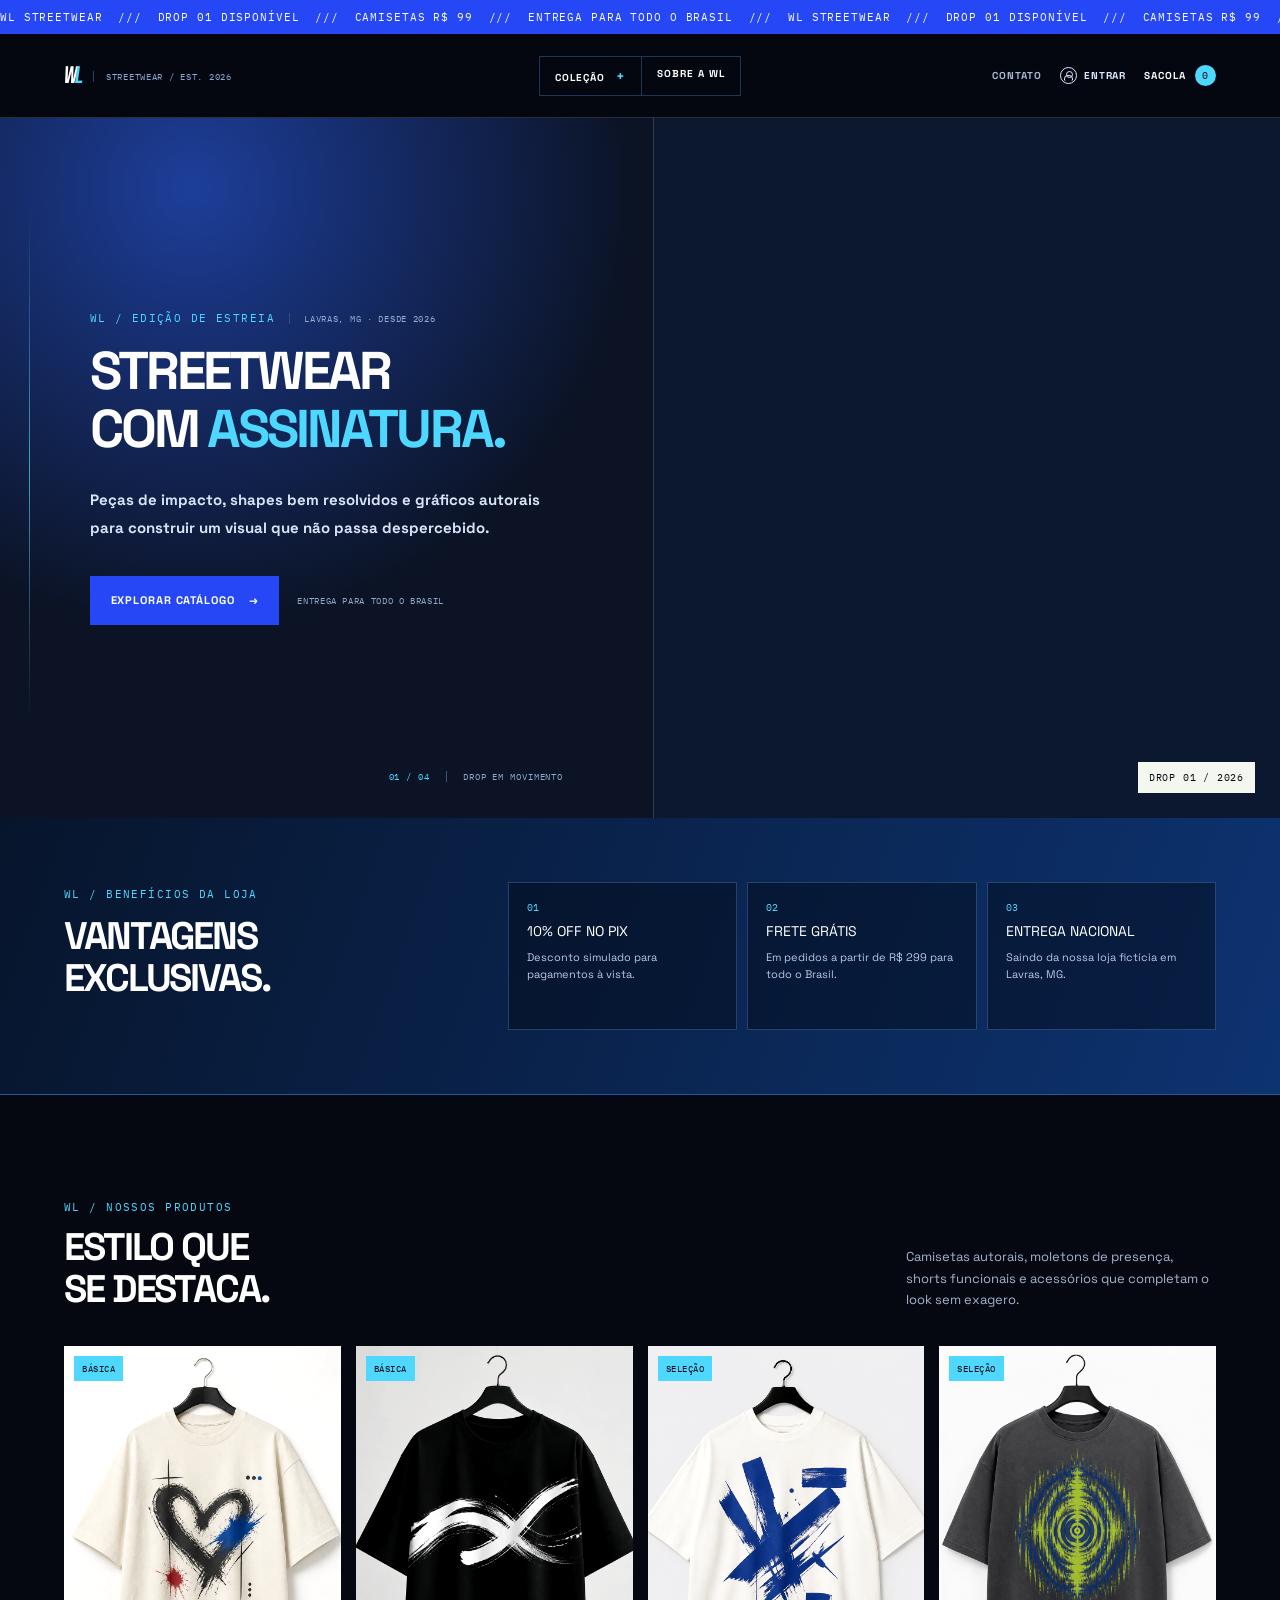
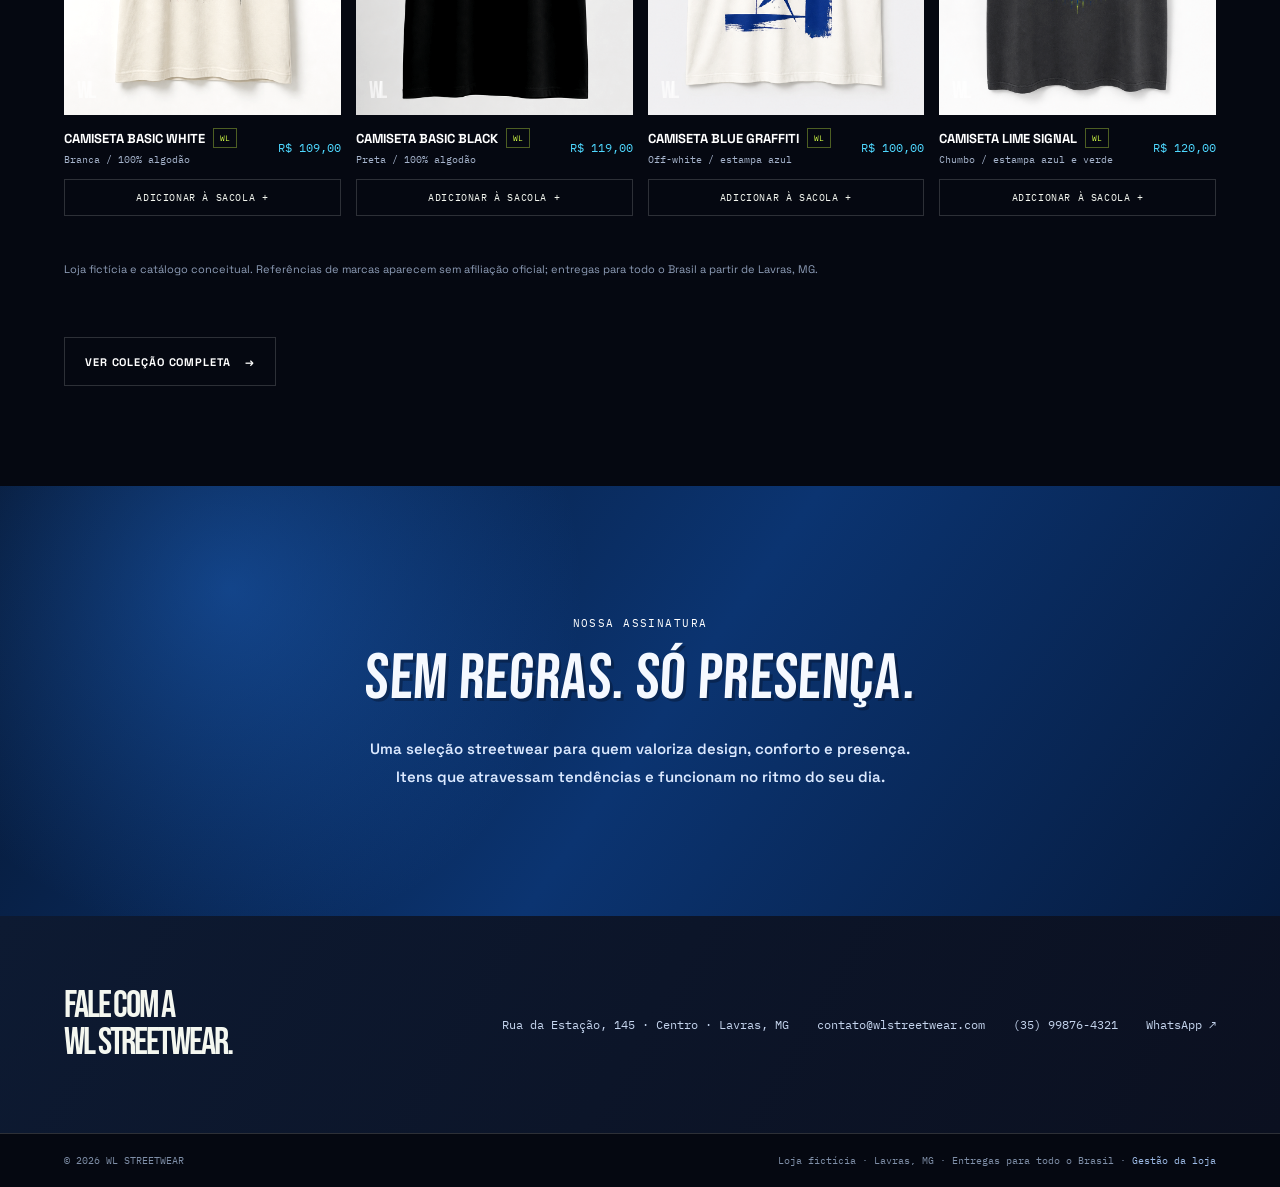
<file: index.html>
<!doctype html>
<html lang="pt-BR">
<head>
  <meta charset="UTF-8">
  <meta name="viewport" content="width=device-width, initial-scale=1.0">
  <meta name="theme-color" content="#05070e">
  <title>WL Streetwear — Drop 01</title>
  <link rel="preconnect" href="https://fonts.googleapis.com">
  <link rel="preconnect" href="https://fonts.gstatic.com" crossorigin>
  <link href="https://fonts.googleapis.com/css2?family=Bebas+Neue&family=IBM+Plex+Mono:wght@400;500;600&family=Space+Grotesk:wght@400;500;600;700&display=swap" rel="stylesheet">
  <link rel="stylesheet" href="assets/styles.css?v=20260814b">
</head>
<body>
  <div class="ticker" aria-hidden="true"><div class="ticker-track">WL STREETWEAR &nbsp;///&nbsp; DROP 01 DISPONÍVEL &nbsp;///&nbsp; CAMISETAS R$ 99 &nbsp;///&nbsp; ENTREGA PARA TODO O BRASIL &nbsp;///&nbsp; WL STREETWEAR &nbsp;///&nbsp; DROP 01 DISPONÍVEL &nbsp;///&nbsp; CAMISETAS R$ 99 &nbsp;///&nbsp; ENTREGA PARA TODO O BRASIL &nbsp;///&nbsp;</div></div>
  <nav class="editorial-nav">
    <a class="logo" href="index.html" aria-label="WL Streetwear">W<span>L</span><small>STREETWEAR / EST. 2026</small></a>
    <div class="nav-links"><div class="collection-menu"><button class="collection-toggle" type="button" data-collection-toggle aria-expanded="false">Coleção <span>+</span></button><div class="collection-dropdown"><a href="colecao.html">Ver coleção</a><a href="colecao.html?categoria=camisetas">Camisetas</a><a href="colecao.html?categoria=blusas">Moletons</a><a href="colecao.html?categoria=shorts">Shorts</a><a href="colecao.html?categoria=bones">Bonés</a><a href="colecao.html?categoria=oculos">Óculos</a></div></div><a href="#manifesto">Sobre a WL</a></div>
    <div class="nav-actions"><a class="nav-contact" href="#contato">Contato</a><button class="account-trigger" type="button" data-open-account aria-label="Entrar na sua conta"><span class="account-symbol" aria-hidden="true"></span><span data-account-label>Entrar</span></button><button class="cart-trigger" type="button" data-open-cart>Sacola <span id="cartCount">0</span></button></div>
  </nav>
  <main>
    <section class="hero">
      <div class="hero-copy"><div class="hero-kicker"><span class="label">WL / edição de estreia</span><span>Lavras, MG · desde 2026</span></div><h1>Streetwear<br>com <em>assinatura.</em></h1><p>Peças de impacto, shapes bem resolvidos e gráficos autorais para construir um visual que não passa despercebido.</p><div class="hero-actions"><a class="button" href="colecao.html">Explorar catálogo <span>→</span></a><span>Entrega para todo o Brasil</span></div><div class="hero-index"><span>01 / 04</span><span>Drop em movimento</span></div></div>
      <div class="hero-visual" role="img" aria-label="Camiseta streetwear em destaque"></div>
    </section>
    <section class="promo-section" aria-labelledby="promocoes"><div><span class="label">WL / benefícios da loja</span><h2 id="promocoes">Vantagens<br>exclusivas.</h2></div><div class="promo-grid"><article><span>01</span><strong>10% OFF no PIX</strong><p>Desconto simulado para pagamentos à vista.</p></article><article><span>02</span><strong>Frete grátis</strong><p>Em pedidos a partir de R$ 299 para todo o Brasil.</p></article><article><span>03</span><strong>Entrega nacional</strong><p>Saindo da nossa loja fictícia em Lavras, MG.</p></article></div></section>
    <section class="section">
      <div class="section-heading"><div><span class="label">WL / nossos produtos</span><h2>Estilo que<br>se destaca.</h2></div><p class="section-copy">Camisetas autorais, moletons de presença, shorts funcionais e acessórios que completam o look sem exagero.</p></div>
      <div class="product-grid" data-product-grid data-category="camisetas" data-limit="4"></div>
      <p class="catalog-disclaimer">Loja fictícia e catálogo conceitual. Referências de marcas aparecem sem afiliação oficial; entregas para todo o Brasil a partir de Lavras, MG.</p>
      <a class="button outline section-link" href="colecao.html">Ver coleção completa <span>→</span></a>
    </section>
    <section class="statement" id="manifesto"><div class="statement-inner"><span class="label" style="color:white">Nossa assinatura</span><h2>Sem regras. Só presença.</h2><p>Uma curadoria streetwear para quem valoriza design, conforto e presença. Itens que atravessam tendências e funcionam no ritmo do seu dia.</p></div></section>
    <section class="contact" id="contato"><h3>Fale com a<br>WL Streetwear.</h3><div class="contact-details"><span>Rua da Estação, 145 · Centro · Lavras, MG</span><a href="mailto:contato@wlstreetwear.com">contato@wlstreetwear.com</a><a href="tel:+5535998764321">(35) 99876-4321</a><a href="https://wa.me/5535998764321" target="_blank" rel="noopener">WhatsApp ↗</a></div></section>
  </main>
  <footer><span>© 2026 WL STREETWEAR</span><span>Loja fictícia · Lavras, MG · Entregas para todo o Brasil · <a href="gerencia.html">Gestão da loja</a></span></footer>

  <section class="drawer" id="cartDrawer" aria-hidden="true"><div class="backdrop" data-close-cart></div><aside class="cart-panel" role="dialog" aria-modal="true" aria-label="Sua sacola"><div class="panel-heading"><h3>Sua sacola</h3><button class="icon-button" type="button" data-close-cart aria-label="Fechar sacola">×</button></div><div class="cart-items" data-cart-items><p class="empty-cart">Sua sacola está vazia.</p></div><div class="cart-total"><span>Total</span><strong data-cart-total>R$ 0,00</strong></div><button class="button" type="button" data-open-checkout>Ir para checkout <span>→</span></button></aside></section>
  <section class="checkout-modal" id="checkoutModal" aria-hidden="true"><div class="backdrop" data-close-checkout></div><div class="checkout-box" role="dialog" aria-modal="true" aria-label="Checkout"><div class="panel-heading"><h3>Checkout</h3><button class="icon-button" type="button" data-close-checkout aria-label="Fechar checkout">×</button></div><div class="checkout-summary" id="checkoutSummary">Seu pedido aparecerá aqui.</div><form id="checkoutForm"><div class="form-grid"><div class="field full"><label for="name">Nome completo</label><input id="name" required placeholder="Seu nome"></div><div class="field full"><label for="email">E-mail</label><input id="email" type="email" required placeholder="voce@email.com"></div><div class="field full"><label for="address">Endereço de entrega</label><input id="address" required placeholder="Rua, número e bairro"></div><div class="field"><label for="city">Cidade</label><input id="city" required placeholder="São Paulo"></div><div class="field"><label for="zip">CEP</label><input id="zip" required inputmode="numeric" placeholder="00000-000"></div></div><p class="payment-title">Forma de pagamento</p><div class="payment-options"><label class="payment-option"><input type="radio" name="payment" value="Pix" checked>PIX (simulado)</label><label class="payment-option"><input type="radio" name="payment" value="Cartão">Cartão (simulado)</label></div><div class="checkout-actions"><button class="button" type="submit">Pagar agora <span>→</span></button><button class="button outline" type="button" data-send-whatsapp>WhatsApp ↗</button></div><p class="checkout-note">Checkout de demonstração: nenhum pagamento é processado. O botão WhatsApp abre uma mensagem com seu pedido para o número fictício da loja.</p></form></div></section>
  <script src="assets/runtime-config.js"></script><script src="assets/shop.js?v=20260814c"></script>
</body>
</html>
</file>
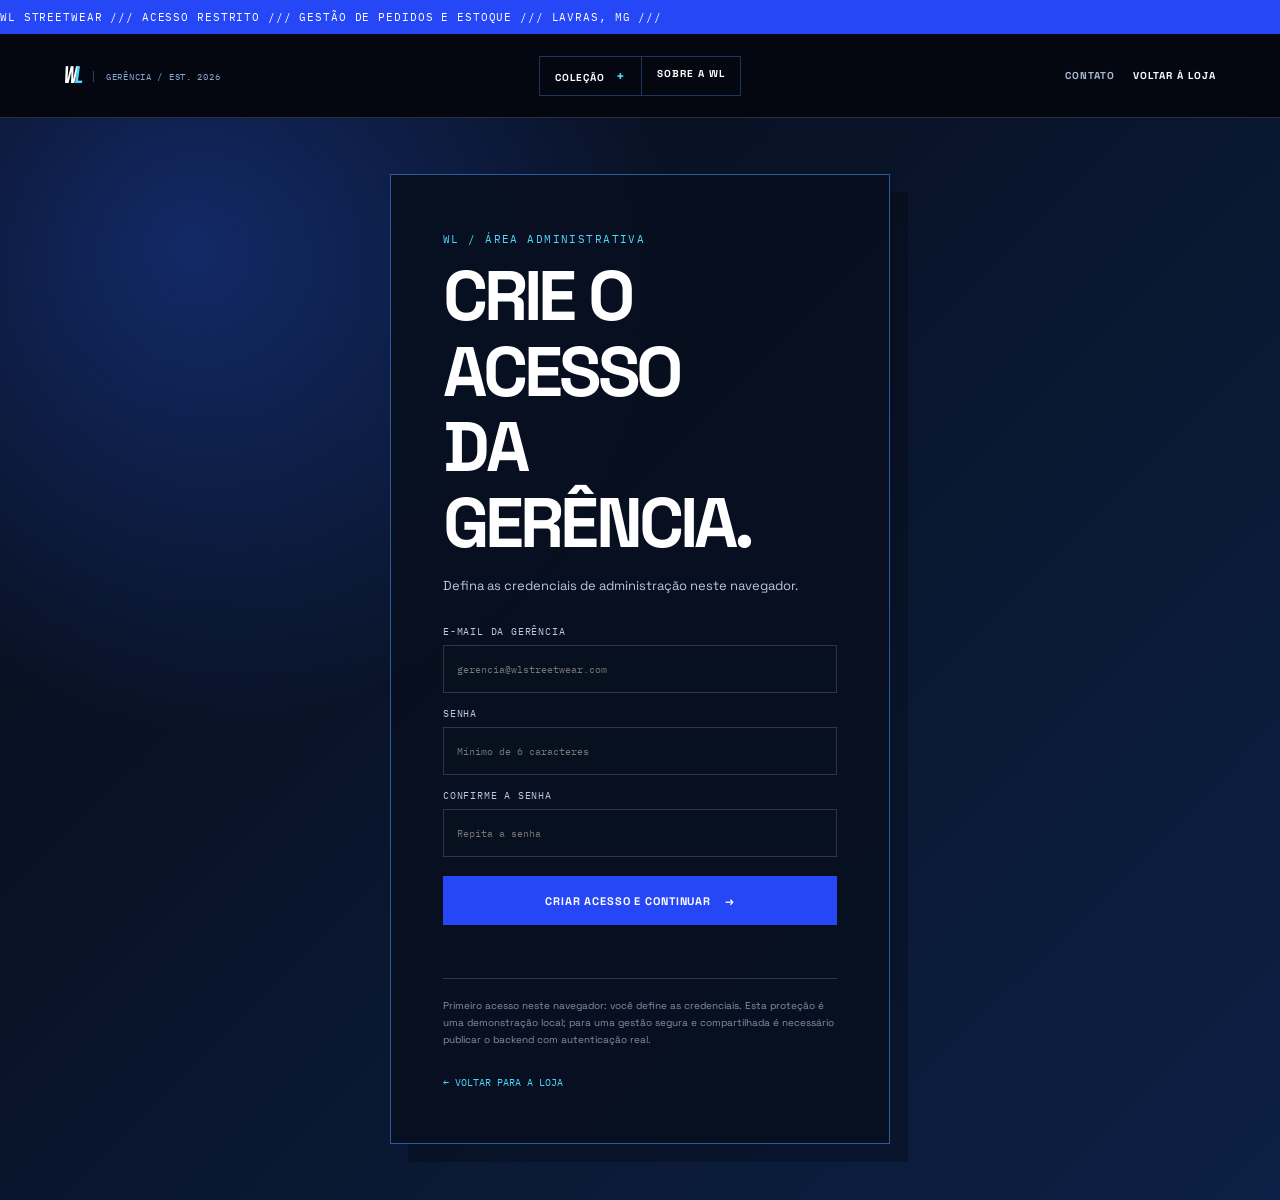
<file: admin.html>
<!doctype html>
<html lang="pt-BR">
<head>
  <script>try{if(localStorage.getItem('wl-streetwear-manager-session')!=='active')location.replace('gerencia.html')}catch{location.replace('gerencia.html')}</script>
  <meta charset="UTF-8">
  <meta name="viewport" content="width=device-width, initial-scale=1.0">
  <meta name="theme-color" content="#050811">
  <title>Gestão da loja — WL Streetwear</title>
  <link rel="preconnect" href="https://fonts.googleapis.com">
  <link rel="preconnect" href="https://fonts.gstatic.com" crossorigin>
  <link href="https://fonts.googleapis.com/css2?family=Bebas+Neue&family=IBM+Plex+Mono:wght@400;500;600&family=Space+Grotesk:wght@400;500;600;700&display=swap" rel="stylesheet">
  <link rel="stylesheet" href="assets/styles.css?v=20260814b">
  <script src="assets/runtime-config.js"></script>
  <style>
    .admin-wrap{max-width:1300px;margin:0 auto;padding:72px 28px 100px}.admin-nav>.label{justify-self:end;margin-left:42px}.admin-nav .nav-links{gap:5px;border:0}.admin-nav .nav-links a{padding:11px 19px;border:1px solid #254b7e;background:linear-gradient(135deg,#0d1930,#07101e);clip-path:polygon(9px 0,100% 0,calc(100% - 9px) 100%,0 100%)}.admin-nav .nav-links a+ a{border-left:0}.admin-nav .nav-links a:hover{background:#123b76}.admin-head{display:flex;justify-content:space-between;align-items:end;gap:24px;margin-bottom:34px}.admin-head h1{margin:0}.admin-kicker{color:var(--electric);font:600 11px/1.4 var(--font-mono);text-transform:uppercase;letter-spacing:.14em}.admin-actions{display:flex;gap:10px;flex-wrap:wrap}.admin-note{color:var(--muted);font-size:13px;line-height:1.7;max-width:630px}.admin-stats{display:grid;grid-template-columns:repeat(4,1fr);gap:14px;margin-bottom:34px}.admin-stat{min-height:140px;border:1px solid var(--line);background:linear-gradient(145deg,#111e37,#091429);padding:20px}.admin-stat strong{display:block;font:42px/1 var(--font-display);color:white;margin-top:9px;letter-spacing:.02em}.admin-stat strong.acid{color:var(--acid)}.admin-stat span{font:11px var(--font-mono);color:var(--muted);text-transform:uppercase;letter-spacing:.1em}.admin-grid{display:grid;grid-template-columns:minmax(0,1.35fr) minmax(330px,.65fr);gap:28px;align-items:start}.panel-head{display:flex;justify-content:space-between;gap:18px;align-items:end;margin-bottom:16px}.panel-head h2{margin:7px 0 0}.panel-copy{max-width:245px;margin:0;color:var(--muted);font-size:12px;line-height:1.55}.orders-list{display:grid;gap:13px}.order-card{display:grid;grid-template-columns:1fr 200px;gap:22px;border:1px solid var(--line);background:var(--surface);padding:20px}.order-main h3{margin:0 0 9px;color:white;font:25px var(--font-display);letter-spacing:.035em}.order-meta{color:var(--muted);font:11px/1.75 var(--font-mono)}.order-items{margin:13px 0 0;padding-top:12px;border-top:1px solid var(--line);color:#dce6f7;font-size:12px;line-height:1.75}.order-side{display:grid;align-content:start;justify-items:stretch;gap:10px}.order-side strong{color:var(--acid);font:26px var(--font-display);text-align:right}.status-select,.stock-input{width:100%;min-height:40px;padding:0 10px;color:white;background:#07101e;border:1px solid var(--line);font:11px var(--font-mono);text-transform:uppercase}.status-select:focus,.stock-input:focus{outline:0;border-color:var(--electric)}.status-save{width:100%;min-height:39px;padding:0 10px;background:#123d86;border:1px solid #3577d6;color:white;font:10px var(--font-mono);font-weight:700;letter-spacing:.05em;text-transform:uppercase;cursor:pointer}.status-save:hover{background:var(--blue)}.inventory-list{display:grid;gap:10px}.inventory-card{display:grid;grid-template-columns:64px 1fr;gap:12px;padding:11px;border:1px solid var(--line);background:var(--surface)}.inventory-card img{width:64px;height:74px;object-fit:cover;background:#eef2f6}.inventory-info h3{margin:0;color:white;font-size:13px;line-height:1.25}.inventory-info p{margin:5px 0 10px;color:var(--muted);font:9px var(--font-mono);text-transform:uppercase}.stock-control{display:grid;grid-template-columns:1fr auto;gap:8px}.stock-input{min-height:35px}.stock-save{min-height:35px;padding:0 9px;color:var(--electric);background:transparent;border:1px solid #24549a;font:9px var(--font-mono);cursor:pointer;text-transform:uppercase}.stock-save:hover{background:#12376e;color:white}.availability{display:flex;align-items:center;gap:7px;margin-top:9px;color:#bdcbe1;font:9px var(--font-mono);text-transform:uppercase;cursor:pointer}.availability input{accent-color:var(--electric)}.stock-low{border-color:#d5ff47}.stock-zero{opacity:.58}.admin-empty{padding:42px;border:1px dashed var(--line);color:var(--muted);text-align:center}.admin-feedback{position:fixed;right:20px;bottom:20px;z-index:30;max-width:340px;padding:14px 16px;background:#102b54;border:1px solid var(--electric);color:white;font-size:12px;box-shadow:8px 8px 0 rgba(0,0,0,.24)}
    @media(max-width:940px){.admin-stats{grid-template-columns:repeat(2,1fr)}.admin-grid{grid-template-columns:1fr}.inventory-list{grid-template-columns:repeat(2,1fr)}}
    @media(max-width:720px){.admin-wrap{padding:44px 18px 80px}.admin-head,.panel-head{display:block}.admin-actions{margin-top:18px}.admin-stats,.inventory-list{grid-template-columns:1fr}.order-card{grid-template-columns:1fr}.order-side strong{text-align:left}}
  </style>
</head>
<body>
  <div class="ticker" aria-hidden="true"><div class="ticker-track">WL STREETWEAR /// GESTÃO DA LOJA /// PEDIDOS E ESTOQUE /// LAVRAS, MG ///</div></div>
  <nav class="admin-nav"><a class="logo" href="index.html" aria-label="WL Streetwear">W<span>L</span></a><div class="nav-links"><a href="index.html">Loja</a><a href="colecao.html">Coleção</a></div><span class="label">Área de gestão / demonstração</span></nav>
  <main class="admin-wrap">
    <header class="admin-head"><div><span class="admin-kicker">WL / centro de controle</span><h1>Pedidos e<br><em>estoque.</em></h1><p class="admin-note">Gerencie o caminho de cada venda, da confirmação até a entrega, e atualize a quantidade disponível dos produtos. O estoque baixa automaticamente quando o checkout é finalizado.</p></div><div class="admin-actions"><button class="button" id="refreshDashboard" type="button">Atualizar painel <span>↻</span></button><a class="button outline" href="index.html">Ver loja</a></div></header>
    <section class="admin-stats" aria-label="Resumo da operação"><div class="admin-stat"><span>Pedidos em aberto</span><strong id="statOpen">0</strong></div><div class="admin-stat"><span>Faturamento recebido</span><strong id="statRevenue">R$ 0,00</strong></div><div class="admin-stat"><span>Unidades em estoque</span><strong class="acid" id="statStock">0</strong></div><div class="admin-stat"><span>Estoque baixo</span><strong id="statLow">0</strong></div></section>
    <div class="admin-grid"><section><div class="panel-head"><div><span class="label">Fluxo de pedidos</span><h2>Organize os envios.</h2></div><p class="panel-copy">Atualize o status e acompanhe todos os dados de entrega e itens de cada compra.</p></div><div class="orders-list" id="ordersList"><p class="admin-empty">Carregando pedidos...</p></div></section><section><div class="panel-head"><div><span class="label">Inventário</span><h2>Controle de estoque.</h2></div><p class="panel-copy">Zere uma peça para removê-la automaticamente da loja.</p></div><div class="inventory-list" id="inventoryList"><p class="admin-empty">Carregando estoque...</p></div></section></div>
  </main>
  <script>
    const apiUrl=path=>`${String(window.WL_API_BASE_URL||'').replace(/\/$/,'')}${path}`;
    const money=value=>Number(value||0).toLocaleString('pt-BR',{style:'currency',currency:'BRL'});
    const statusNames={novo:'Novo pedido',pago:'Pago',separando:'Separando',enviado:'Enviado',entregue:'Entregue',cancelado:'Cancelado'};
    const escapeHTML=value=>String(value??'').replace(/[&<>'"]/g,char=>({'&':'&amp;','<':'&lt;','>':'&gt;',"'":'&#39;','"':'&quot;'}[char]));
    function feedback(message,error=false){const old=document.querySelector('.admin-feedback');if(old)old.remove();const note=document.createElement('p');note.className='admin-feedback';note.style.borderColor=error?'#ff8794':'var(--electric)';note.textContent=message;document.body.append(note);setTimeout(()=>note.remove(),3200)}
    function orderTemplate(order){const options=Object.entries(statusNames).map(([value,label])=>`<option value="${value}" ${order.status===value?'selected':''}>${label}</option>`).join('');const date=new Date(order.created_at.replace(' ','T')).toLocaleString('pt-BR');return `<article class="order-card"><div class="order-main"><h3>${escapeHTML(order.reference)} · ${escapeHTML(order.customer)}</h3><div class="order-meta">${escapeHTML(order.email)} · ${escapeHTML(order.city)} · CEP ${escapeHTML(order.zip)}<br>${escapeHTML(order.address)}<br>${date} · ${escapeHTML(order.payment)}</div><div class="order-items">${order.items.map(item=>`${item.quantity}× ${escapeHTML(item.product_name)} · tam. ${escapeHTML(item.size)} · ${money(item.unit_price)}`).join('<br>')}</div></div><div class="order-side"><strong>${money(order.total)}</strong><select class="status-select" data-order-status="${escapeHTML(order.reference)}">${options}</select><button class="status-save" type="button" data-save-status="${escapeHTML(order.reference)}">Salvar status</button></div></article>`}
    function inventoryTemplate(product){const state=product.stock===0?'stock-zero':product.stock<=3?'stock-low':'';return `<article class="inventory-card ${state}"><img src="${escapeHTML(product.image)}" alt=""><div class="inventory-info"><h3>${escapeHTML(product.name)}</h3><p>${escapeHTML(product.category)} / ${escapeHTML(product.brand)}</p><div class="stock-control"><input class="stock-input" type="number" min="0" max="9999" value="${product.stock}" data-stock="${escapeHTML(product.slug)}" aria-label="Estoque de ${escapeHTML(product.name)}"><button class="stock-save" type="button" data-save-stock="${escapeHTML(product.slug)}">Salvar</button></div><label class="availability"><input type="checkbox" data-active="${escapeHTML(product.slug)}" ${product.active?'checked':''}> disponível na loja</label></div></article>`}
    async function loadDashboard(){const ordersList=document.getElementById('ordersList');const inventoryList=document.getElementById('inventoryList');try{const response=await fetch(apiUrl('/api/admin/overview'));if(!response.ok)throw new Error();const {orders,products}=await response.json();const open=orders.filter(order=>!['entregue','cancelado'].includes(order.status)).length;const revenue=orders.filter(order=>order.status!=='cancelado').reduce((sum,order)=>sum+order.total,0);document.getElementById('statOpen').textContent=open;document.getElementById('statRevenue').textContent=money(revenue);document.getElementById('statStock').textContent=products.reduce((sum,product)=>sum+product.stock,0);document.getElementById('statLow').textContent=products.filter(product=>product.stock<=3).length;ordersList.innerHTML=orders.length?orders.map(orderTemplate).join(''):'<p class="admin-empty">Nenhum pedido recebido ainda. O próximo checkout aparecerá aqui.</p>';inventoryList.innerHTML=products.length?products.map(inventoryTemplate).join(''):'<p class="admin-empty">Nenhum produto cadastrado.</p>'}catch(error){ordersList.innerHTML='<p class="admin-empty">Não foi possível carregar os pedidos. Confirme se o servidor está ativo.</p>';inventoryList.innerHTML='<p class="admin-empty">Não foi possível carregar o estoque.</p>'}}
    async function saveStatus(reference){const select=document.querySelector(`[data-order-status="${CSS.escape(reference)}"]`);try{const response=await fetch(apiUrl(`/api/admin/orders/${encodeURIComponent(reference)}`),{method:'PATCH',headers:{'Content-Type':'application/json'},body:JSON.stringify({status:select.value})});const result=await response.json();if(!response.ok)throw new Error(result.error);feedback('Status do pedido atualizado.');loadDashboard()}catch(error){feedback(error.message||'Não foi possível atualizar o pedido.',true)}}
    async function saveStock(slug){const input=document.querySelector(`[data-stock="${CSS.escape(slug)}"]`);const active=document.querySelector(`[data-active="${CSS.escape(slug)}"]`);const stock=Number(input.value);try{const response=await fetch(apiUrl(`/api/admin/products/${encodeURIComponent(slug)}`),{method:'PATCH',headers:{'Content-Type':'application/json'},body:JSON.stringify({stock,active:active.checked})});const result=await response.json();if(!response.ok)throw new Error(result.error);feedback(stock===0?'Produto removido da loja por estoque zerado.':'Estoque atualizado.');loadDashboard()}catch(error){feedback(error.message||'Não foi possível atualizar o estoque.',true)}}
    document.addEventListener('click',event=>{const status=event.target.closest('[data-save-status]');if(status){saveStatus(status.dataset.saveStatus);return}const stock=event.target.closest('[data-save-stock]');if(stock)saveStock(stock.dataset.saveStock)});document.getElementById('refreshDashboard').addEventListener('click',loadDashboard);loadDashboard();
  </script>
  <script src="assets/admin-static.js?v=20260814a"></script>
</body>
</html>
</file>
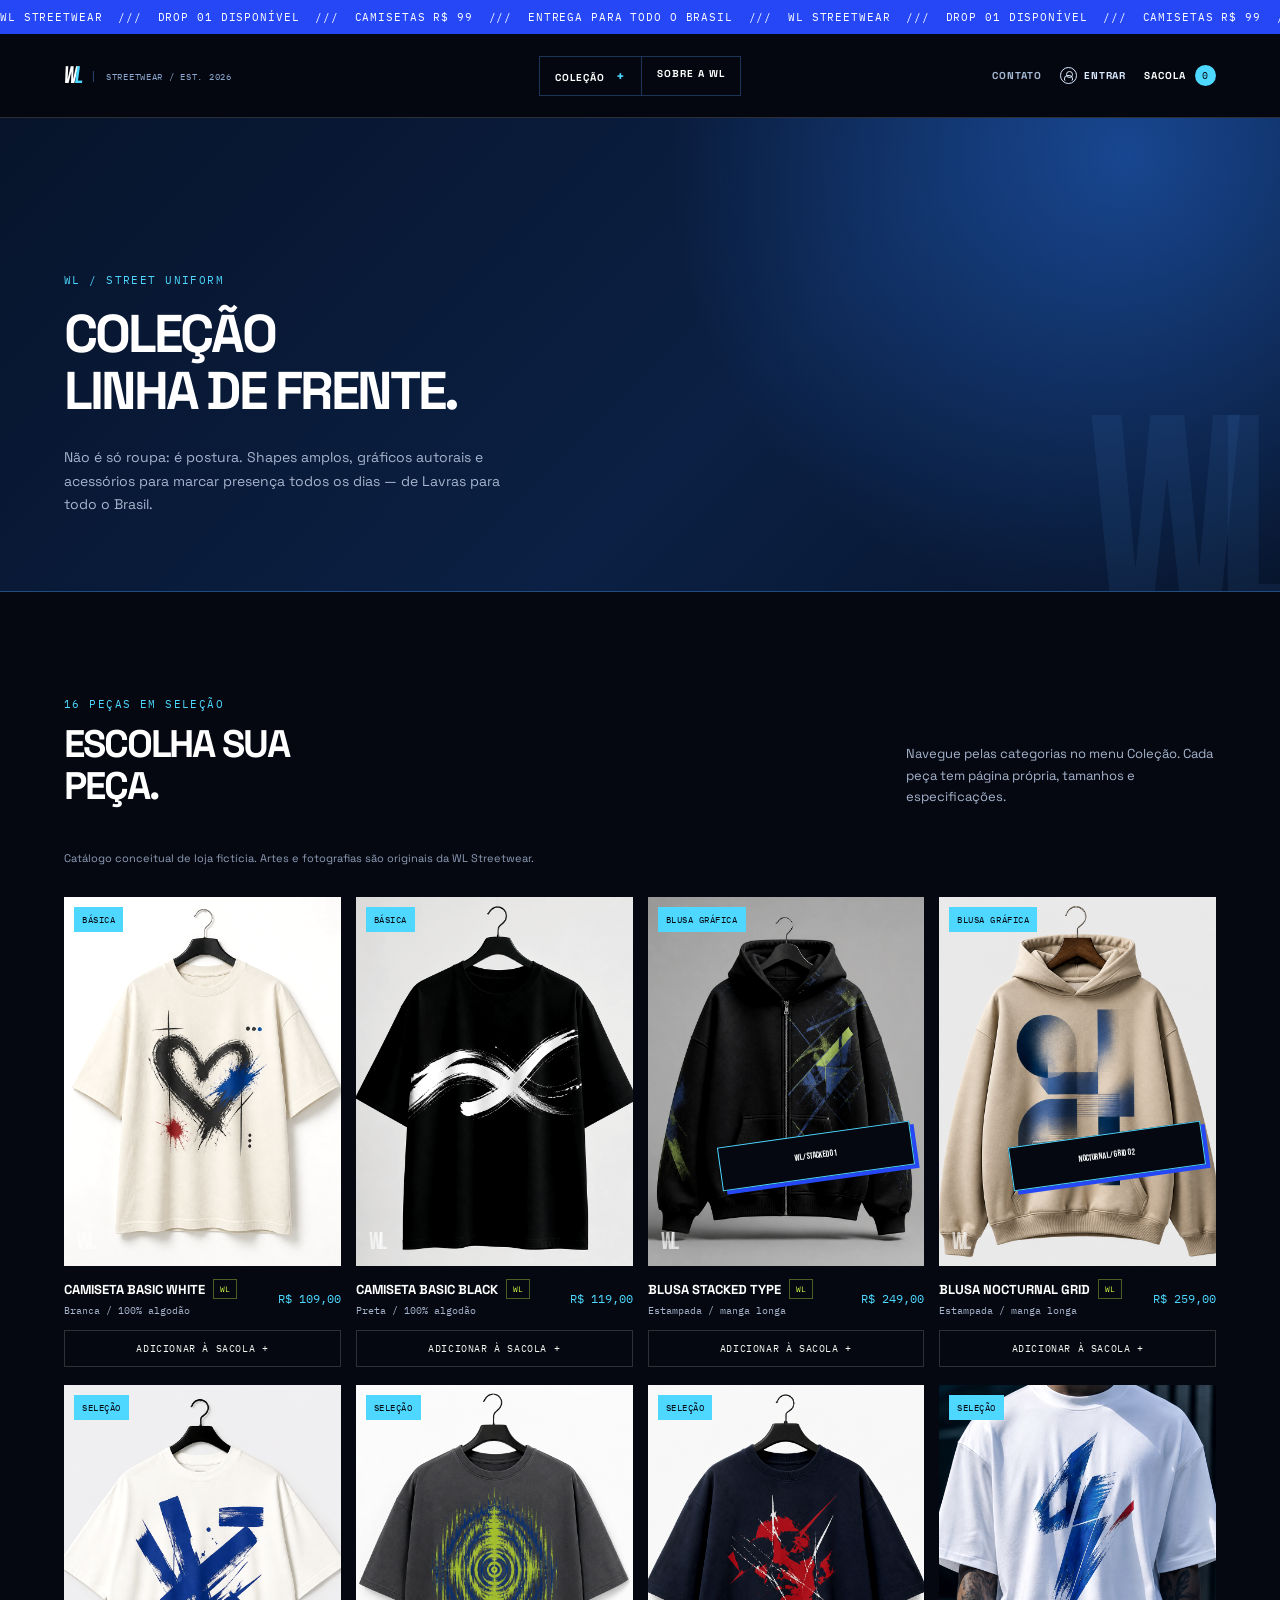
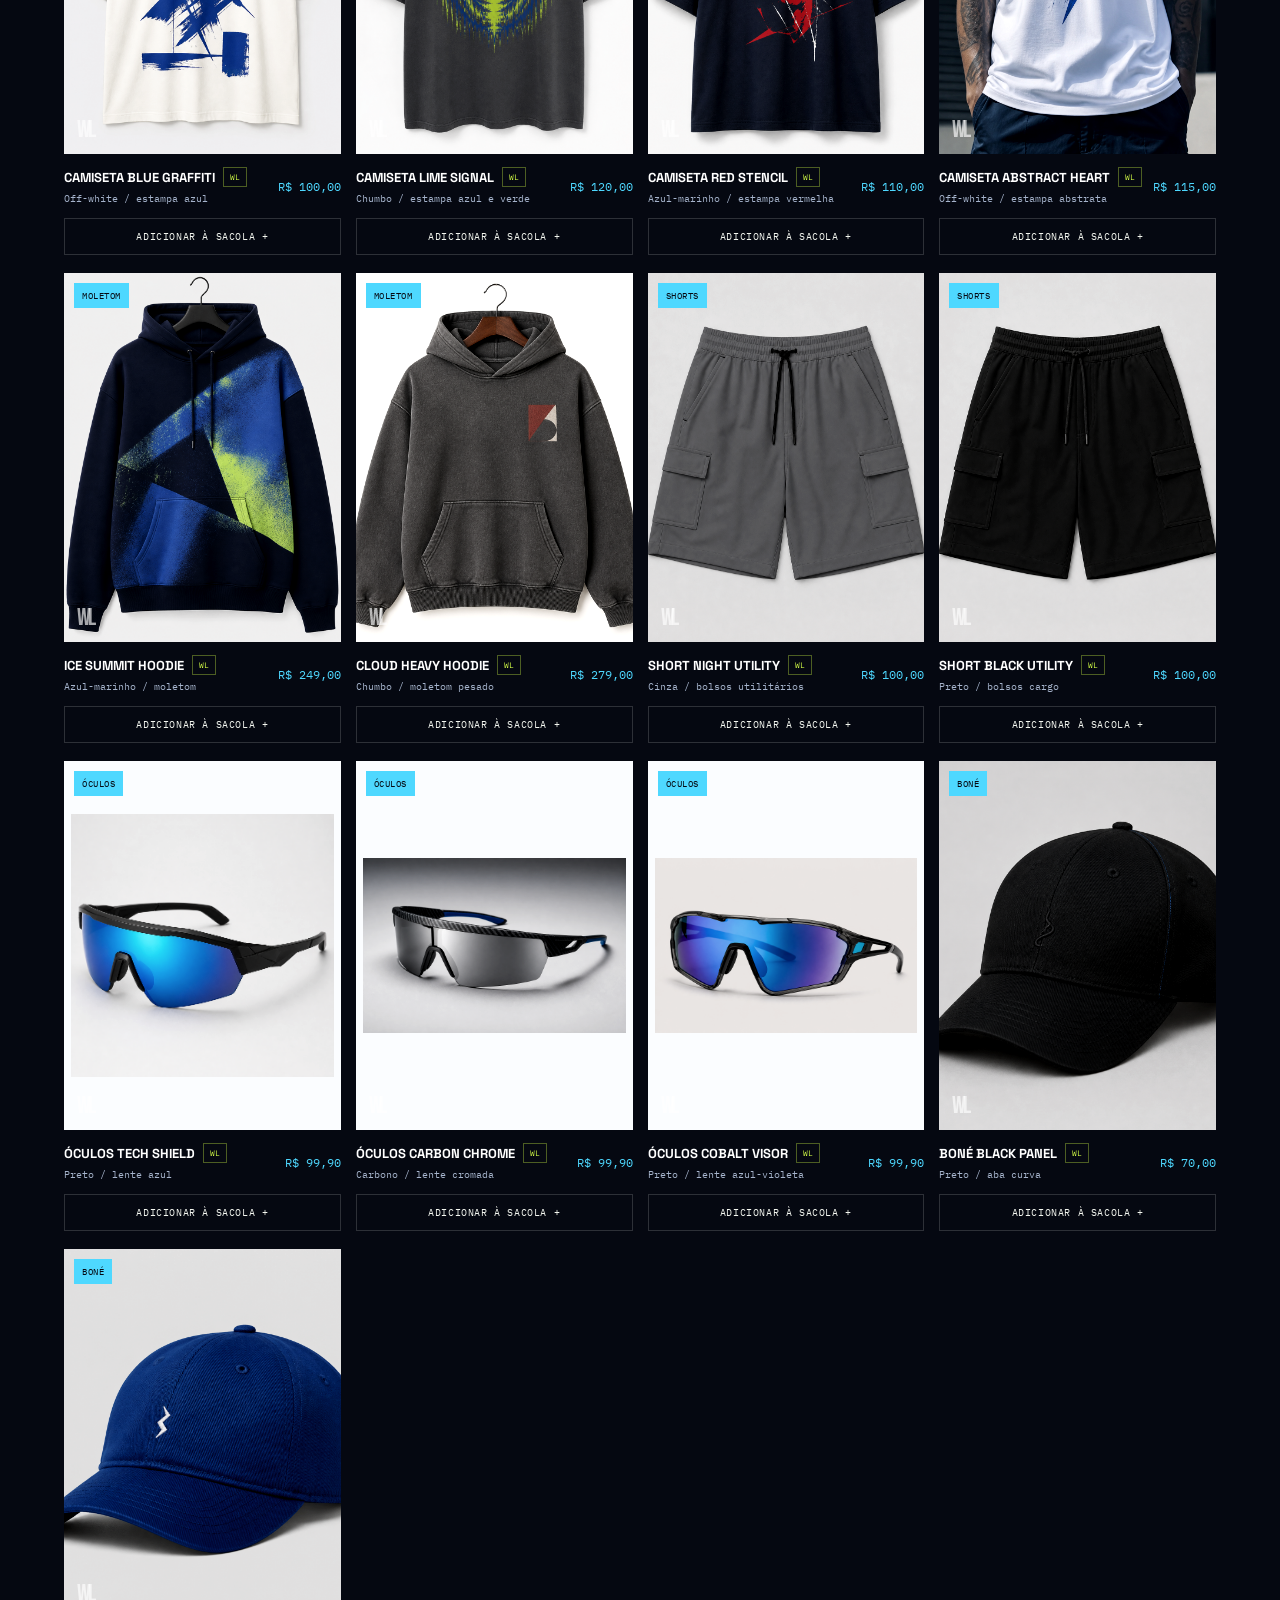
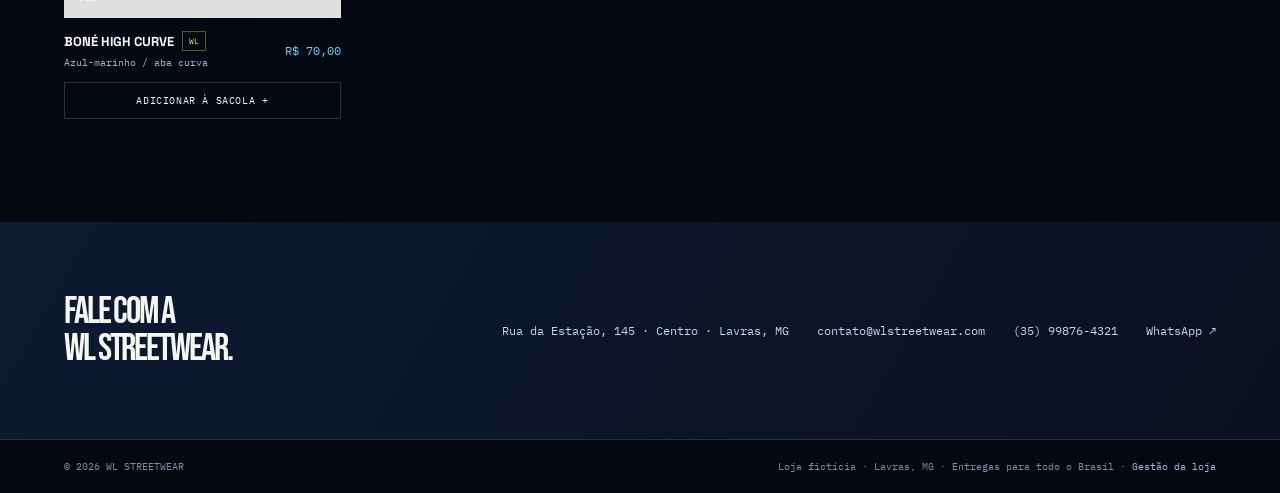
<file: colecao.html>
<!doctype html>
<html lang="pt-BR">
<head>
  <meta charset="UTF-8">
  <meta name="viewport" content="width=device-width, initial-scale=1.0">
  <meta name="theme-color" content="#05070e">
  <title>Coleção Drop 01 — WL Streetwear</title>
  <link rel="preconnect" href="https://fonts.googleapis.com">
  <link rel="preconnect" href="https://fonts.gstatic.com" crossorigin>
  <link href="https://fonts.googleapis.com/css2?family=Bebas+Neue&family=IBM+Plex+Mono:wght@400;500;600&family=Space+Grotesk:wght@400;500;600;700&display=swap" rel="stylesheet">
  <link rel="stylesheet" href="assets/styles.css?v=20260814b">
</head>
<body>
  <div class="ticker" aria-hidden="true"><div class="ticker-track">WL STREETWEAR &nbsp;///&nbsp; DROP 01 DISPONÍVEL &nbsp;///&nbsp; CAMISETAS R$ 99 &nbsp;///&nbsp; ENTREGA PARA TODO O BRASIL &nbsp;///&nbsp; WL STREETWEAR &nbsp;///&nbsp; DROP 01 DISPONÍVEL &nbsp;///&nbsp; CAMISETAS R$ 99 &nbsp;///&nbsp; ENTREGA PARA TODO O BRASIL &nbsp;///&nbsp;</div></div>
  <nav class="editorial-nav">
    <a class="logo" href="index.html" aria-label="WL Streetwear">W<span>L</span><small>STREETWEAR / EST. 2026</small></a>
    <div class="nav-links"><div class="collection-menu"><button class="collection-toggle" type="button" data-collection-toggle aria-expanded="false">Coleção <span>+</span></button><div class="collection-dropdown"><a href="colecao.html">Ver coleção</a><a href="colecao.html?categoria=camisetas">Camisetas</a><a href="colecao.html?categoria=blusas">Moletons</a><a href="colecao.html?categoria=shorts">Shorts</a><a href="colecao.html?categoria=bones">Bonés</a><a href="colecao.html?categoria=oculos">Óculos</a></div></div><a href="index.html#manifesto">Sobre a WL</a></div>
    <div class="nav-actions"><a class="nav-contact" href="index.html#contato">Contato</a><button class="account-trigger" type="button" data-open-account aria-label="Entrar na sua conta"><span class="account-symbol" aria-hidden="true"></span><span data-account-label>Entrar</span></button><button class="cart-trigger" type="button" data-open-cart>Sacola <span id="cartCount">0</span></button></div>
  </nav>
  <main>
    <header class="page-hero"><span class="label">WL / street uniform</span><h1>Coleção<br>Linha de Frente.</h1><p>Não é só roupa: é postura. Shapes amplos, gráficos autorais e acessórios para marcar presença todos os dias — de Lavras para todo o Brasil.</p></header>
    <section class="section" id="catalogo"><div class="section-heading"><div><span class="label">16 peças em curadoria</span><h2>Escolha sua<br>peça.</h2></div><p class="section-copy">Navegue pelas categorias no menu Coleção. Cada peça tem página própria, tamanhos e especificações.</p></div><div class="mobile-category-picker"><label for="mobileCategory">Escolha uma categoria</label><select id="mobileCategory" data-mobile-category-select><option value="todos">Todos os produtos</option><option value="camisetas">Camisetas</option><option value="blusas">Moletons</option><option value="shorts">Shorts</option><option value="bones">Bonés</option><option value="oculos">Óculos</option></select></div><p class="catalog-disclaimer">Catálogo conceitual de loja fictícia. Artes e fotografias são originais da WL Streetwear.</p><div class="product-grid" data-product-grid></div><p class="catalog-empty" data-empty-catalog hidden>Nenhum produto nesta categoria.</p></section>
    <section class="contact"><h3>Fale com a<br>WL Streetwear.</h3><div class="contact-details"><span>Rua da Estação, 145 · Centro · Lavras, MG</span><a href="mailto:contato@wlstreetwear.com">contato@wlstreetwear.com</a><a href="tel:+5535998764321">(35) 99876-4321</a><a href="https://wa.me/5535998764321" target="_blank" rel="noopener">WhatsApp ↗</a></div></section>
  </main>
  <footer><span>© 2026 WL STREETWEAR</span><span>Loja fictícia · Lavras, MG · Entregas para todo o Brasil · <a href="gerencia.html">Gestão da loja</a></span></footer>

  <section class="drawer" id="cartDrawer" aria-hidden="true"><div class="backdrop" data-close-cart></div><aside class="cart-panel" role="dialog" aria-modal="true" aria-label="Sua sacola"><div class="panel-heading"><h3>Sua sacola</h3><button class="icon-button" type="button" data-close-cart aria-label="Fechar sacola">×</button></div><div class="cart-items" data-cart-items><p class="empty-cart">Sua sacola está vazia.</p></div><div class="cart-total"><span>Total</span><strong data-cart-total>R$ 0,00</strong></div><button class="button" type="button" data-open-checkout>Ir para checkout <span>→</span></button></aside></section>
  <section class="checkout-modal" id="checkoutModal" aria-hidden="true"><div class="backdrop" data-close-checkout></div><div class="checkout-box" role="dialog" aria-modal="true" aria-label="Checkout"><div class="panel-heading"><h3>Checkout</h3><button class="icon-button" type="button" data-close-checkout aria-label="Fechar checkout">×</button></div><div class="checkout-summary" id="checkoutSummary">Seu pedido aparecerá aqui.</div><form id="checkoutForm"><div class="form-grid"><div class="field full"><label for="name">Nome completo</label><input id="name" required placeholder="Seu nome"></div><div class="field full"><label for="email">E-mail</label><input id="email" type="email" required placeholder="voce@email.com"></div><div class="field full"><label for="address">Endereço de entrega</label><input id="address" required placeholder="Rua, número e bairro"></div><div class="field"><label for="city">Cidade</label><input id="city" required placeholder="São Paulo"></div><div class="field"><label for="zip">CEP</label><input id="zip" required inputmode="numeric" placeholder="00000-000"></div></div><p class="payment-title">Forma de pagamento</p><div class="payment-options"><label class="payment-option"><input type="radio" name="payment" value="Pix" checked>PIX (simulado)</label><label class="payment-option"><input type="radio" name="payment" value="Cartão">Cartão (simulado)</label></div><div class="checkout-actions"><button class="button" type="submit">Pagar agora <span>→</span></button><button class="button outline" type="button" data-send-whatsapp>WhatsApp ↗</button></div><p class="checkout-note">Checkout de demonstração: nenhum pagamento é processado. O botão WhatsApp abre uma mensagem com seu pedido para o número fictício da loja.</p></form></div></section>
  <script src="assets/runtime-config.js"></script><script src="assets/shop.js?v=20260814c"></script>
</body>
</html>
</file>
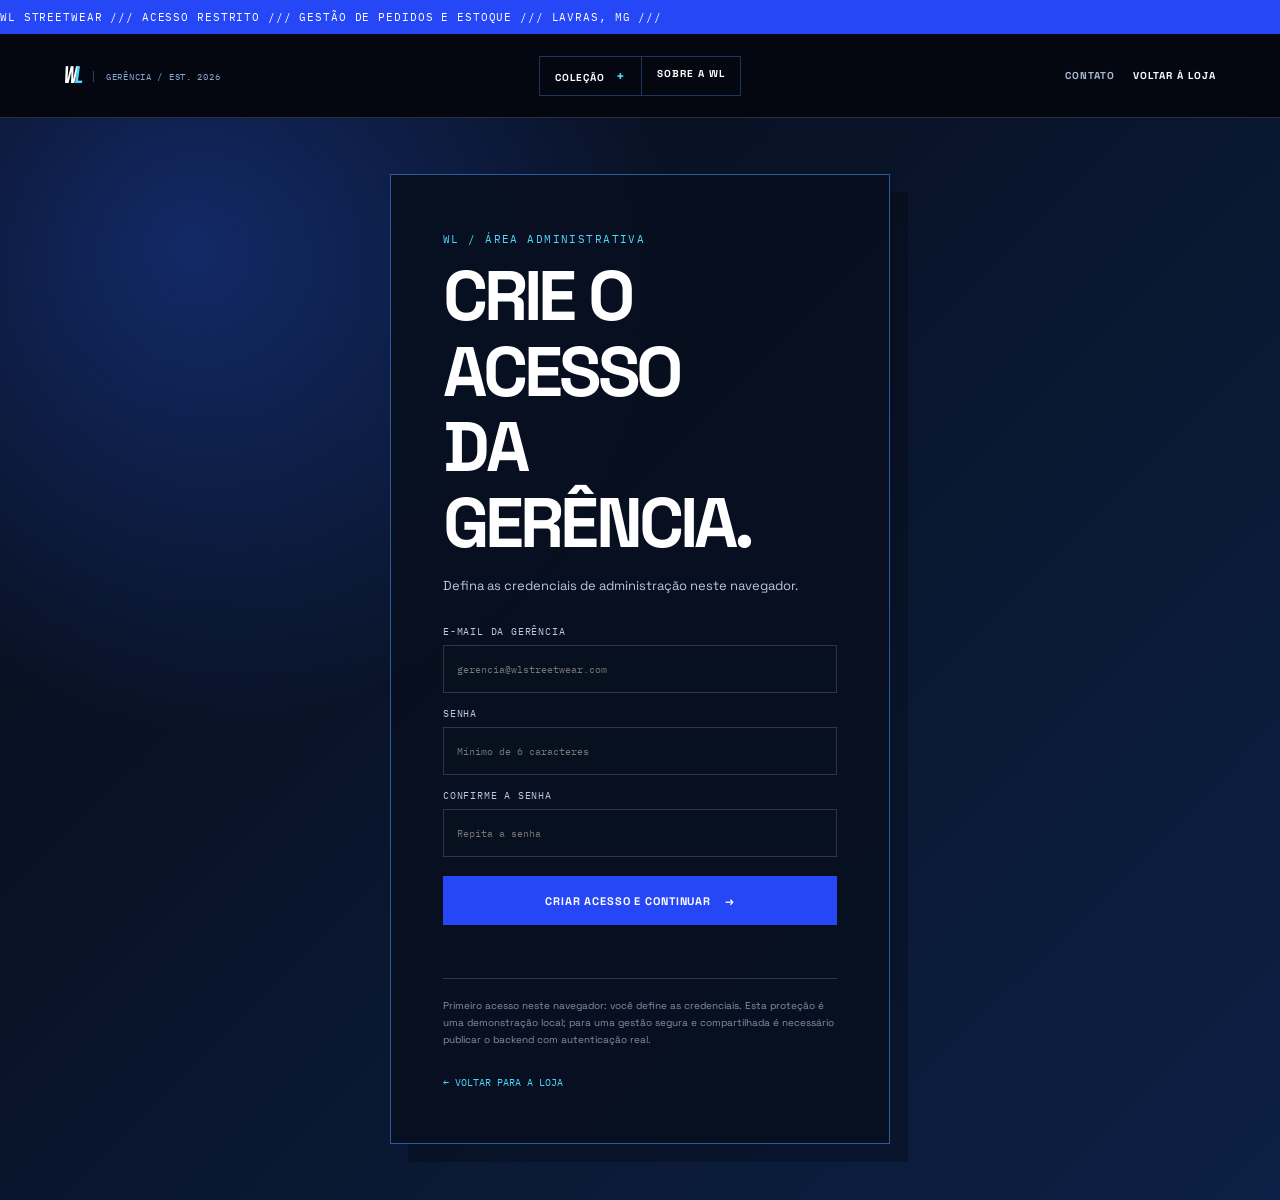
<file: gerencia.html>
<!doctype html>
<html lang="pt-BR">
<head>
  <meta charset="UTF-8">
  <meta name="viewport" content="width=device-width, initial-scale=1.0">
  <meta name="theme-color" content="#050811">
  <title>Acesso da gerência — WL Streetwear</title>
  <link rel="preconnect" href="https://fonts.googleapis.com">
  <link rel="preconnect" href="https://fonts.gstatic.com" crossorigin>
  <link href="https://fonts.googleapis.com/css2?family=Bebas+Neue&family=IBM+Plex+Mono:wght@400;500;600&family=Space+Grotesk:wght@400;500;600;700&display=swap" rel="stylesheet">
  <link rel="stylesheet" href="assets/styles.css?v=20260814b">
  <style>
    .manager-page{min-height:calc(100dvh - 116px);display:grid;place-items:center;padding:56px 20px;background:radial-gradient(circle at 15% 12%,rgba(40,91,240,.35),transparent 33%),linear-gradient(135deg,#070c17,#0c2045)}.manager-card{width:min(500px,100%);padding:clamp(28px,6vw,52px);background:rgba(7,15,31,.94);border:1px solid #2c5a9a;box-shadow:18px 18px 0 rgba(0,0,0,.26)}.manager-card h1{margin:10px 0 15px;font-size:clamp(42px,8vw,70px)}.manager-card p{color:#b8c8e3;font-size:13px;line-height:1.7}.manager-form{display:grid;gap:14px;margin-top:28px}.manager-form label{display:grid;gap:7px;color:#b9c9e2;font:10px var(--font-mono);text-transform:uppercase;letter-spacing:.08em}.manager-form input{min-height:48px;padding:0 13px;color:white;background:#07101e;border:1px solid var(--line);outline:0}.manager-form input:focus{border-color:var(--electric)}.manager-form .button{width:100%;margin-top:5px}.manager-message{min-height:18px;margin:10px 0 0;color:#ff9ca8;font-size:11px}.manager-note{margin-top:25px!important;padding-top:18px;border-top:1px solid var(--line);color:#8192ac!important;font-size:10px!important}.manager-back{display:inline-block;margin-top:18px;color:var(--electric);font:10px var(--font-mono);text-transform:uppercase;text-decoration:none}
  </style>
</head>
<body>
  <div class="ticker" aria-hidden="true"><div class="ticker-track">WL STREETWEAR /// ACESSO RESTRITO /// GESTÃO DE PEDIDOS E ESTOQUE /// LAVRAS, MG ///</div></div>
  <nav class="editorial-nav"><a class="logo" href="index.html" aria-label="WL Streetwear">W<span>L</span><small>GERÊNCIA / EST. 2026</small></a><div class="nav-links"><div class="collection-menu"><button class="collection-toggle" type="button" data-collection-toggle aria-expanded="false">Coleção <span>+</span></button><div class="collection-dropdown"><a href="colecao.html">Ver coleção</a><a href="colecao.html?categoria=camisetas">Camisetas</a><a href="colecao.html?categoria=blusas">Moletons</a><a href="colecao.html?categoria=shorts">Shorts</a><a href="colecao.html?categoria=bones">Bonés</a><a href="colecao.html?categoria=oculos">Óculos</a></div></div><a href="index.html#manifesto">Sobre a WL</a></div><div class="nav-actions"><a class="nav-contact" href="index.html#contato">Contato</a><a class="cart-trigger" href="index.html">Voltar à loja</a></div></nav>
  <main class="manager-page"><section class="manager-card"><span class="label">WL / área administrativa</span><h1 id="managerTitle">Acesso da<br>gerência.</h1><p id="managerCopy">Entre para acompanhar pedidos, atualizar o estoque e organizar os envios da loja.</p><form class="manager-form" id="managerForm"><label>E-mail da gerência<input id="managerEmail" type="email" required autocomplete="username" placeholder="gerencia@wlstreetwear.com"></label><label>Senha<input id="managerPassword" type="password" required minlength="6" autocomplete="current-password" placeholder="Mínimo de 6 caracteres"></label><label id="managerConfirmWrap" hidden>Confirme a senha<input id="managerConfirm" type="password" minlength="6" autocomplete="new-password" placeholder="Repita a senha"></label><button class="button" type="submit" id="managerSubmit">Entrar no painel <span>→</span></button></form><p class="manager-message" id="managerMessage" aria-live="polite"></p><p class="manager-note">Primeiro acesso neste navegador: você define as credenciais. Esta proteção é uma demonstração local; para uma gestão segura e compartilhada é necessário publicar o backend com autenticação real.</p><a class="manager-back" href="index.html">← Voltar para a loja</a></section></main>
  <script src="assets/runtime-config.js"></script><script src="assets/shop.js?v=20260814c"></script>
  <script>
    const PROFILE_KEY='wl-streetwear-manager-profile', SESSION_KEY='wl-streetwear-manager-session';
    const form=document.getElementById('managerForm'), message=document.getElementById('managerMessage'), title=document.getElementById('managerTitle'), copy=document.getElementById('managerCopy'), confirmWrap=document.getElementById('managerConfirmWrap'), confirm=document.getElementById('managerConfirm'), submit=document.getElementById('managerSubmit');
    const profile=()=>{try{return JSON.parse(localStorage.getItem(PROFILE_KEY)||'null')}catch{return null}};
    async function digest(value){if(!crypto?.subtle)return btoa(value);const bytes=new TextEncoder().encode(value);const hash=await crypto.subtle.digest('SHA-256',bytes);return Array.from(new Uint8Array(hash)).map(v=>v.toString(16).padStart(2,'0')).join('')}
    function setup(){const hasProfile=Boolean(profile());confirmWrap.hidden=hasProfile;confirm.required=!hasProfile;title.innerHTML=hasProfile?'Entrar na<br>gerência.':'Crie o acesso<br>da gerência.';copy.textContent=hasProfile?'Use suas credenciais para abrir o centro de pedidos e estoque.':'Defina as credenciais de administração neste navegador.';submit.innerHTML=hasProfile?'Entrar no painel <span>→</span>':'Criar acesso e continuar <span>→</span>'}
    form.addEventListener('submit',async event=>{event.preventDefault();message.textContent='';const email=document.getElementById('managerEmail').value.trim().toLowerCase(),password=document.getElementById('managerPassword').value,current=profile();if(!current){if(password!==confirm.value){message.textContent='As senhas não coincidem.';return}localStorage.setItem(PROFILE_KEY,JSON.stringify({email,passwordHash:await digest(password)}));}else if(current.email!==email||current.passwordHash!==await digest(password)){message.textContent='E-mail ou senha incorretos.';return}localStorage.setItem(SESSION_KEY,'active');window.location.href='admin.html'});setup();
  </script>
</body>
</html>
</file>
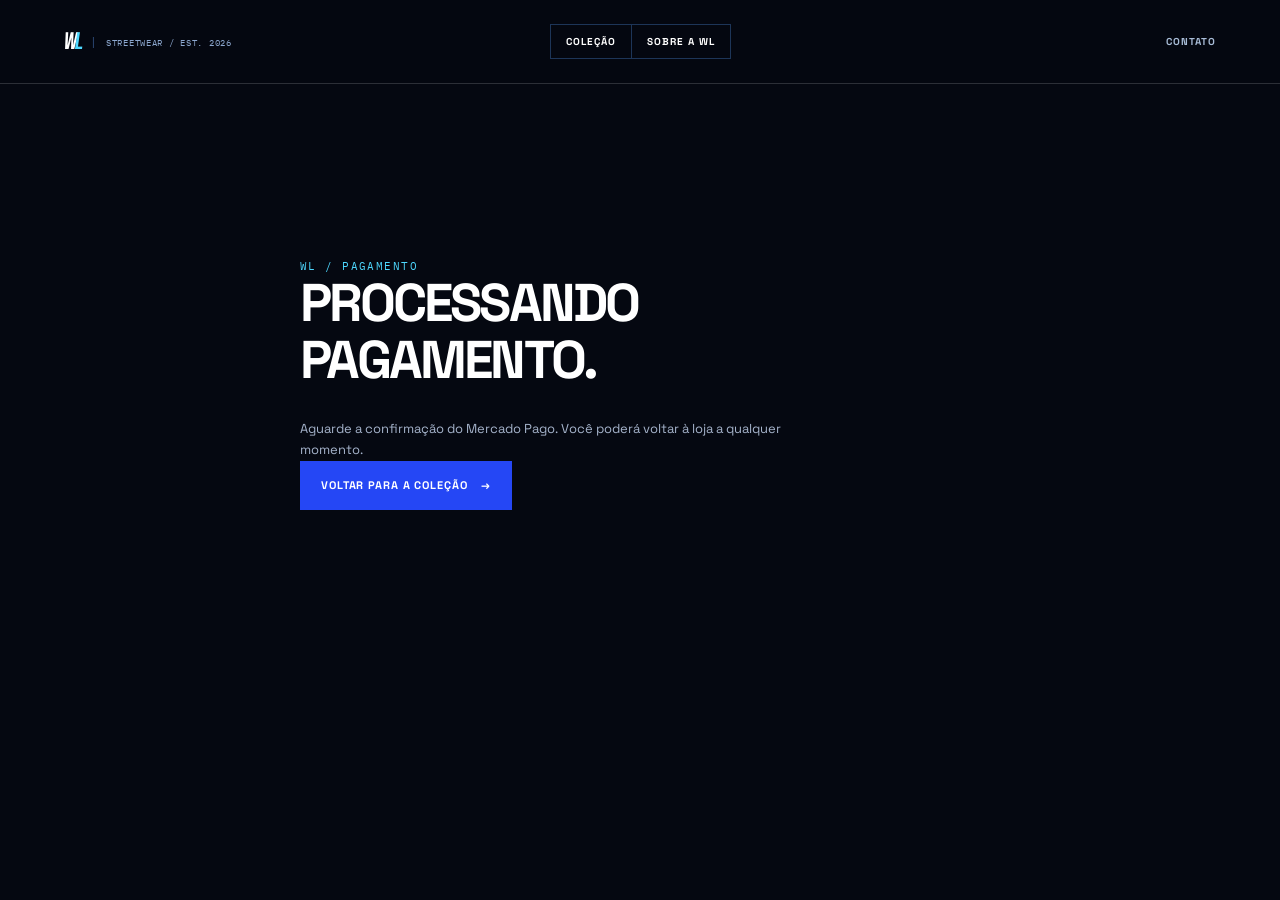
<file: pagamento.html>
<!doctype html>
<html lang="pt-BR">
<head>
  <meta charset="UTF-8">
  <meta name="viewport" content="width=device-width, initial-scale=1.0">
  <meta name="theme-color" content="#05070e">
  <title>Status do pagamento — WL Streetwear</title>
  <link rel="preconnect" href="https://fonts.googleapis.com">
  <link rel="preconnect" href="https://fonts.gstatic.com" crossorigin>
  <link href="https://fonts.googleapis.com/css2?family=Bebas+Neue&family=IBM+Plex+Mono:wght@400;500;600&family=Space+Grotesk:wght@400;500;600;700&display=swap" rel="stylesheet">
  <link rel="stylesheet" href="assets/styles.css?v=20260814b">
</head>
<body>
  <nav class="editorial-nav"><a class="logo" href="index.html" aria-label="WL Streetwear">W<span>L</span><small>STREETWEAR / EST. 2026</small></a><div class="nav-links"><a href="colecao.html">Coleção</a><a href="index.html#manifesto">Sobre a WL</a></div><div class="nav-actions"><a class="nav-contact" href="index.html#contato">Contato</a></div></nav>
  <main class="section"><div class="statement-inner" style="max-width:680px;margin:70px auto"><span class="label">WL / pagamento</span><h1 id="paymentTitle">Processando<br>pagamento.</h1><p class="section-copy" id="paymentCopy" style="max-width:520px">Aguarde a confirmação do Mercado Pago. Você poderá voltar à loja a qualquer momento.</p><a class="button" href="colecao.html">Voltar para a coleção <span>→</span></a></div></main>
  <script>
    const status = new URLSearchParams(location.search).get('status');
    const messages = {
      approved: ['Pagamento aprovado.', 'Seu pedido foi recebido e será confirmado pela equipe da WL Streetwear.'],
      pending: ['Pagamento pendente.', 'Assim que o Mercado Pago confirmar o pagamento, o pedido seguirá para separação.'],
      failure: ['Pagamento não concluído.', 'Nenhum valor foi confirmado. Você pode voltar à loja e tentar novamente.']
    };
    if (messages[status]) { document.getElementById('paymentTitle').innerHTML = messages[status][0].replace(' ', '<br>'); document.getElementById('paymentCopy').textContent = messages[status][1]; }
  </script>
</body>
</html>
</file>
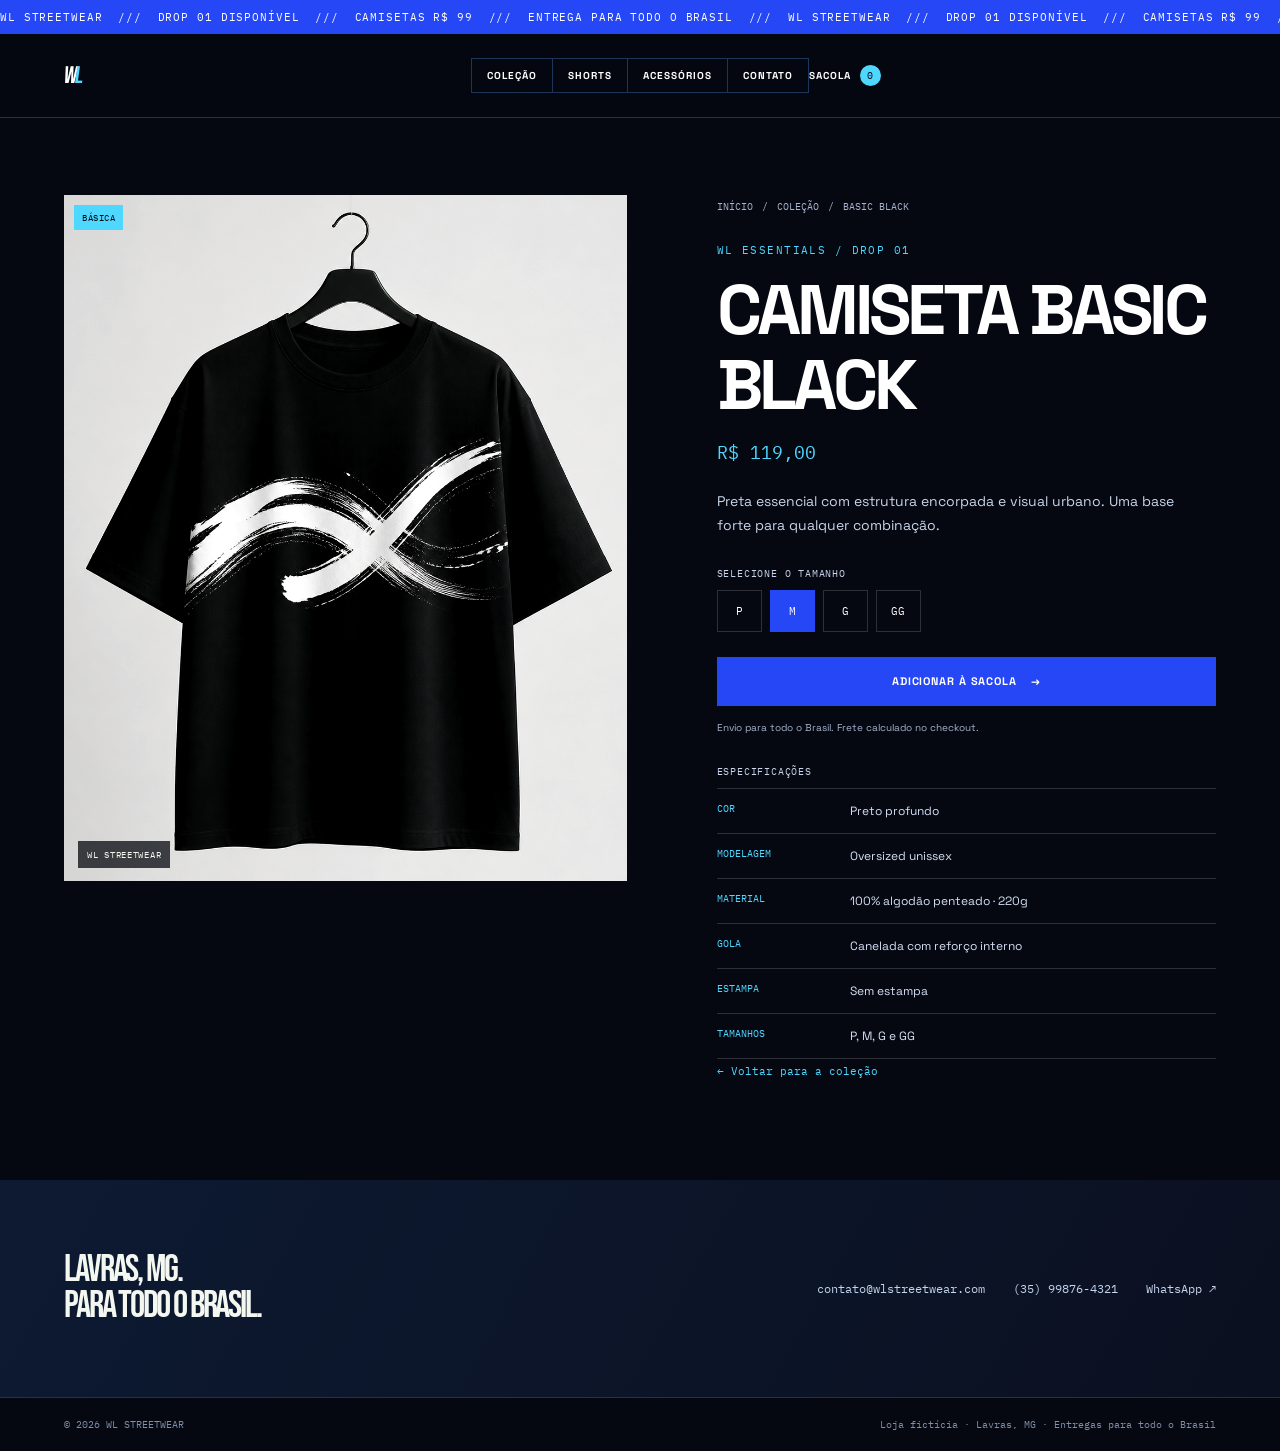
<file: produtos/basic-black.html>
<!doctype html>
<html lang="pt-BR">
<head>
  <meta charset="UTF-8"><meta name="viewport" content="width=device-width, initial-scale=1.0"><meta name="theme-color" content="#05070e">
  <title>Camiseta Basic Black — WL Streetwear</title>
  <link rel="preconnect" href="https://fonts.googleapis.com"><link rel="preconnect" href="https://fonts.gstatic.com" crossorigin>
  <link href="https://fonts.googleapis.com/css2?family=Bebas+Neue&family=IBM+Plex+Mono:wght@400;500;600&family=Space+Grotesk:wght@400;500;600;700&display=swap" rel="stylesheet"><link rel="stylesheet" href="../assets/styles.css">
</head>
<body>
  <div class="ticker" aria-hidden="true"><div class="ticker-track">WL STREETWEAR &nbsp;///&nbsp; DROP 01 DISPONÍVEL &nbsp;///&nbsp; CAMISETAS R$ 99 &nbsp;///&nbsp; ENTREGA PARA TODO O BRASIL &nbsp;///&nbsp; WL STREETWEAR &nbsp;///&nbsp; DROP 01 DISPONÍVEL &nbsp;///&nbsp; CAMISETAS R$ 99 &nbsp;///&nbsp; ENTREGA PARA TODO O BRASIL &nbsp;///&nbsp;</div></div>
  <nav><a class="logo" href="../index.html" aria-label="WL Streetwear">W<span>L</span></a><div class="nav-links"><a href="../colecao.html">Coleção</a><a href="../colecao.html#shorts">Shorts</a><a href="../colecao.html#acessorios">Acessórios</a><a href="../index.html#contato">Contato</a></div><button class="cart-trigger" type="button" data-open-cart>Sacola <span id="cartCount">0</span></button></nav>
  <main class="product-page" data-product-page="basic-black">
    <div class="product-gallery"><div class="product-main-image"><img data-product-image src="" alt=""><span class="badge" data-product-badge></span><span class="garment-print is-hidden" data-product-graphic></span></div></div>
    <article class="product-details"><div class="breadcrumb"><a href="../index.html">Início</a><span>/</span><a href="../colecao.html">Coleção</a><span>/</span><span>Basic Black</span></div><span class="label">WL Essentials / Drop 01</span><h1 data-product-name></h1><div class="product-price" data-product-price></div><p class="product-copy" data-product-copy></p><p class="size-title">Selecione o tamanho</p><div class="sizes"><button class="size-button" type="button" data-size="P">P</button><button class="size-button active" type="button" data-size="M">M</button><button class="size-button" type="button" data-size="G">G</button><button class="size-button" type="button" data-size="GG">GG</button></div><button class="button add-product" type="button" data-product-add>Adicionar à sacola <span>→</span></button><p class="shipping-note">Envio para todo o Brasil. Frete calculado no checkout.</p><p class="spec-title">Especificações</p><dl class="spec-list" data-product-specs></dl><a class="product-back" href="../colecao.html">← Voltar para a coleção</a></article>
  </main>
  <section class="contact"><h3>Lavras, MG.<br>Para todo o Brasil.</h3><div class="contact-details"><a href="mailto:contato@wlstreetwear.com">contato@wlstreetwear.com</a><a href="tel:+5535998764321">(35) 99876-4321</a><a href="https://wa.me/5535998764321" target="_blank" rel="noopener">WhatsApp ↗</a></div></section>
  <footer><span>© 2026 WL STREETWEAR</span><span>Loja fictícia · Lavras, MG · Entregas para todo o Brasil</span></footer>
  <section class="drawer" id="cartDrawer" aria-hidden="true"><div class="backdrop" data-close-cart></div><aside class="cart-panel" role="dialog" aria-modal="true" aria-label="Sua sacola"><div class="panel-heading"><h3>Sua sacola</h3><button class="icon-button" type="button" data-close-cart aria-label="Fechar sacola">×</button></div><div class="cart-items" data-cart-items><p class="empty-cart">Sua sacola está vazia.</p></div><div class="cart-total"><span>Total</span><strong data-cart-total>R$ 0,00</strong></div><button class="button" type="button" data-open-checkout>Ir para checkout <span>→</span></button></aside></section>
  <section class="checkout-modal" id="checkoutModal" aria-hidden="true"><div class="backdrop" data-close-checkout></div><div class="checkout-box" role="dialog" aria-modal="true" aria-label="Checkout"><div class="panel-heading"><h3>Checkout</h3><button class="icon-button" type="button" data-close-checkout aria-label="Fechar checkout">×</button></div><div class="checkout-summary" id="checkoutSummary">Seu pedido aparecerá aqui.</div><form id="checkoutForm"><div class="form-grid"><div class="field full"><label for="name">Nome completo</label><input id="name" required placeholder="Seu nome"></div><div class="field full"><label for="email">E-mail</label><input id="email" type="email" required placeholder="voce@email.com"></div><div class="field full"><label for="address">Endereço de entrega</label><input id="address" required placeholder="Rua, número e bairro"></div><div class="field"><label for="city">Cidade</label><input id="city" required placeholder="São Paulo"></div><div class="field"><label for="zip">CEP</label><input id="zip" required inputmode="numeric" placeholder="00000-000"></div></div><p class="payment-title">Forma de pagamento</p><div class="payment-options"><label class="payment-option"><input type="radio" name="payment" value="Pix" checked>PIX (simulado)</label><label class="payment-option"><input type="radio" name="payment" value="Cartão">Cartão (simulado)</label></div><div class="checkout-actions"><button class="button" type="submit">Pagar agora <span>→</span></button><button class="button outline" type="button" data-send-whatsapp>WhatsApp ↗</button></div><p class="checkout-note">Checkout de demonstração: nenhum pagamento é processado. O botão WhatsApp abre uma mensagem com seu pedido para o número fictício da loja.</p></form></div></section>
  <script src="../assets/runtime-config.js"></script><script src="../assets/shop.js?v=20260814c"></script>
</body>
</html>
</file>
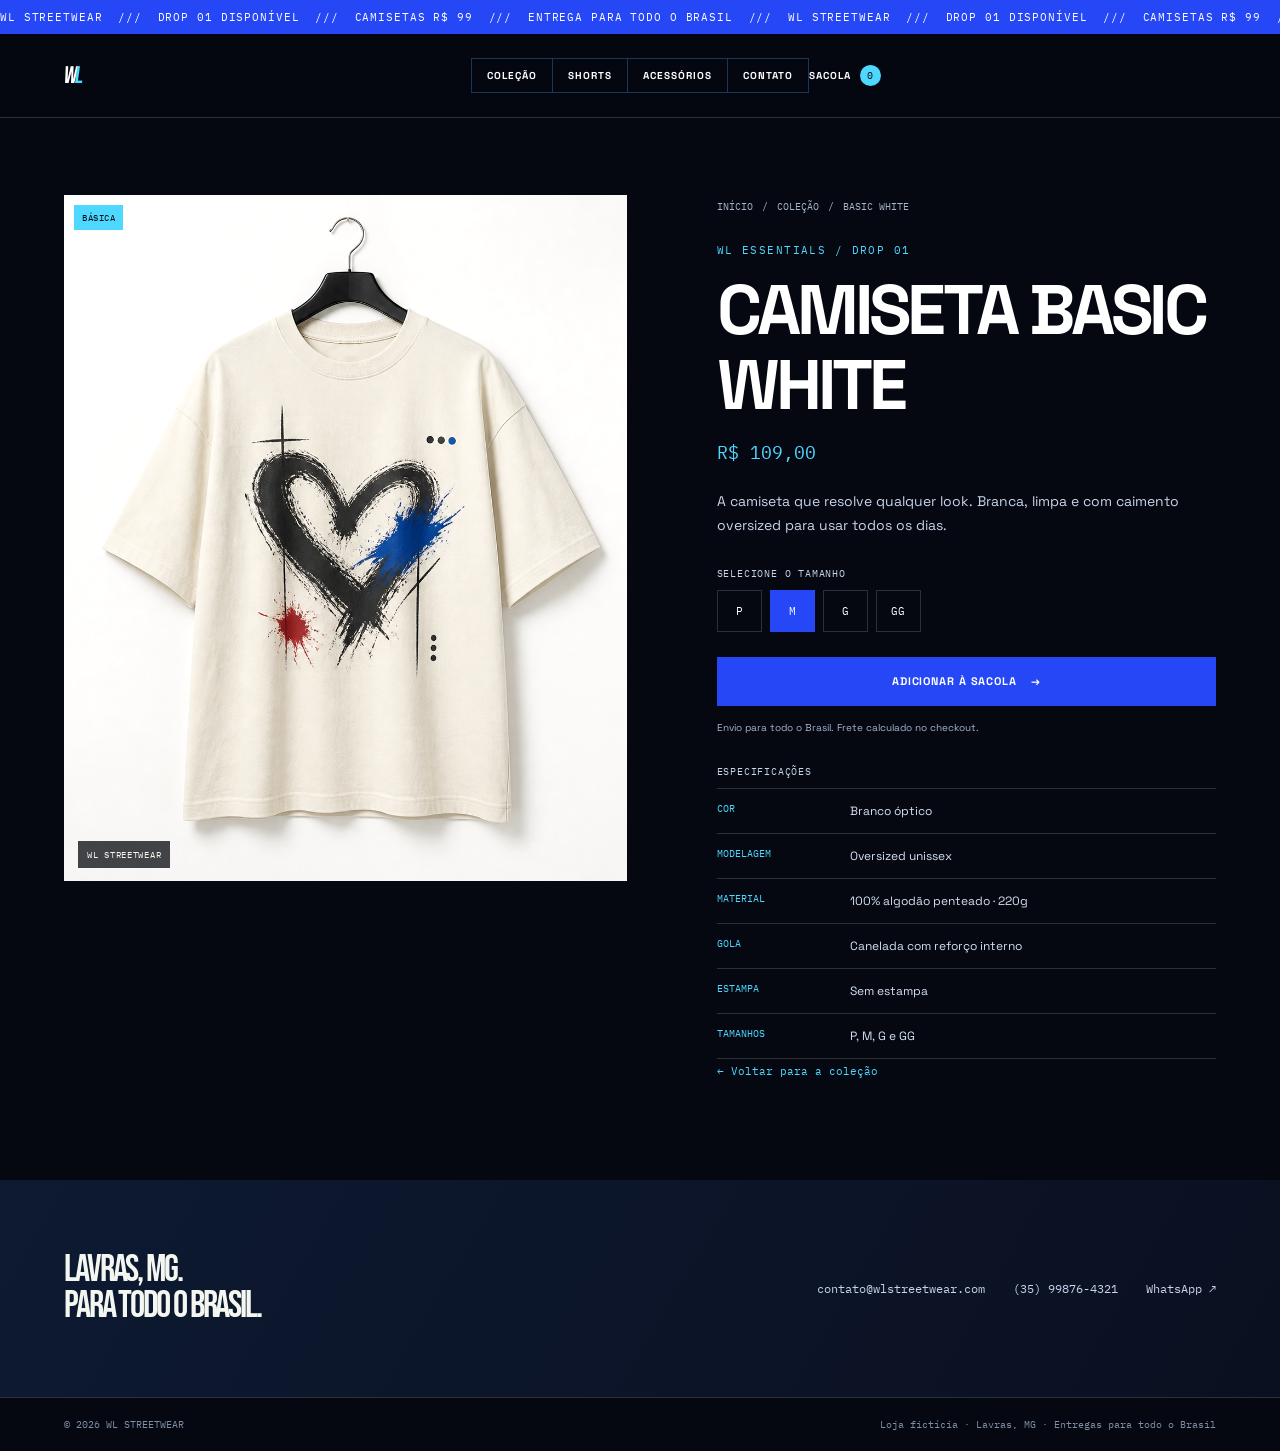
<file: produtos/basic-white.html>
<!doctype html>
<html lang="pt-BR">
<head>
  <meta charset="UTF-8"><meta name="viewport" content="width=device-width, initial-scale=1.0"><meta name="theme-color" content="#05070e">
  <title>Camiseta Basic White — WL Streetwear</title>
  <link rel="preconnect" href="https://fonts.googleapis.com"><link rel="preconnect" href="https://fonts.gstatic.com" crossorigin>
  <link href="https://fonts.googleapis.com/css2?family=Bebas+Neue&family=IBM+Plex+Mono:wght@400;500;600&family=Space+Grotesk:wght@400;500;600;700&display=swap" rel="stylesheet"><link rel="stylesheet" href="../assets/styles.css">
</head>
<body>
  <div class="ticker" aria-hidden="true"><div class="ticker-track">WL STREETWEAR &nbsp;///&nbsp; DROP 01 DISPONÍVEL &nbsp;///&nbsp; CAMISETAS R$ 99 &nbsp;///&nbsp; ENTREGA PARA TODO O BRASIL &nbsp;///&nbsp; WL STREETWEAR &nbsp;///&nbsp; DROP 01 DISPONÍVEL &nbsp;///&nbsp; CAMISETAS R$ 99 &nbsp;///&nbsp; ENTREGA PARA TODO O BRASIL &nbsp;///&nbsp;</div></div>
  <nav><a class="logo" href="../index.html" aria-label="WL Streetwear">W<span>L</span></a><div class="nav-links"><a href="../colecao.html">Coleção</a><a href="../colecao.html#shorts">Shorts</a><a href="../colecao.html#acessorios">Acessórios</a><a href="../index.html#contato">Contato</a></div><button class="cart-trigger" type="button" data-open-cart>Sacola <span id="cartCount">0</span></button></nav>
  <main class="product-page" data-product-page="basic-white">
    <div class="product-gallery"><div class="product-main-image"><img data-product-image src="" alt=""><span class="badge" data-product-badge></span><span class="garment-print is-hidden" data-product-graphic></span></div></div>
    <article class="product-details"><div class="breadcrumb"><a href="../index.html">Início</a><span>/</span><a href="../colecao.html">Coleção</a><span>/</span><span>Basic White</span></div><span class="label">WL Essentials / Drop 01</span><h1 data-product-name></h1><div class="product-price" data-product-price></div><p class="product-copy" data-product-copy></p><p class="size-title">Selecione o tamanho</p><div class="sizes"><button class="size-button" type="button" data-size="P">P</button><button class="size-button active" type="button" data-size="M">M</button><button class="size-button" type="button" data-size="G">G</button><button class="size-button" type="button" data-size="GG">GG</button></div><button class="button add-product" type="button" data-product-add>Adicionar à sacola <span>→</span></button><p class="shipping-note">Envio para todo o Brasil. Frete calculado no checkout.</p><p class="spec-title">Especificações</p><dl class="spec-list" data-product-specs></dl><a class="product-back" href="../colecao.html">← Voltar para a coleção</a></article>
  </main>
  <section class="contact"><h3>Lavras, MG.<br>Para todo o Brasil.</h3><div class="contact-details"><a href="mailto:contato@wlstreetwear.com">contato@wlstreetwear.com</a><a href="tel:+5535998764321">(35) 99876-4321</a><a href="https://wa.me/5535998764321" target="_blank" rel="noopener">WhatsApp ↗</a></div></section>
  <footer><span>© 2026 WL STREETWEAR</span><span>Loja fictícia · Lavras, MG · Entregas para todo o Brasil</span></footer>
  <section class="drawer" id="cartDrawer" aria-hidden="true"><div class="backdrop" data-close-cart></div><aside class="cart-panel" role="dialog" aria-modal="true" aria-label="Sua sacola"><div class="panel-heading"><h3>Sua sacola</h3><button class="icon-button" type="button" data-close-cart aria-label="Fechar sacola">×</button></div><div class="cart-items" data-cart-items><p class="empty-cart">Sua sacola está vazia.</p></div><div class="cart-total"><span>Total</span><strong data-cart-total>R$ 0,00</strong></div><button class="button" type="button" data-open-checkout>Ir para checkout <span>→</span></button></aside></section>
  <section class="checkout-modal" id="checkoutModal" aria-hidden="true"><div class="backdrop" data-close-checkout></div><div class="checkout-box" role="dialog" aria-modal="true" aria-label="Checkout"><div class="panel-heading"><h3>Checkout</h3><button class="icon-button" type="button" data-close-checkout aria-label="Fechar checkout">×</button></div><div class="checkout-summary" id="checkoutSummary">Seu pedido aparecerá aqui.</div><form id="checkoutForm"><div class="form-grid"><div class="field full"><label for="name">Nome completo</label><input id="name" required placeholder="Seu nome"></div><div class="field full"><label for="email">E-mail</label><input id="email" type="email" required placeholder="voce@email.com"></div><div class="field full"><label for="address">Endereço de entrega</label><input id="address" required placeholder="Rua, número e bairro"></div><div class="field"><label for="city">Cidade</label><input id="city" required placeholder="São Paulo"></div><div class="field"><label for="zip">CEP</label><input id="zip" required inputmode="numeric" placeholder="00000-000"></div></div><p class="payment-title">Forma de pagamento</p><div class="payment-options"><label class="payment-option"><input type="radio" name="payment" value="Pix" checked>PIX (simulado)</label><label class="payment-option"><input type="radio" name="payment" value="Cartão">Cartão (simulado)</label></div><div class="checkout-actions"><button class="button" type="submit">Pagar agora <span>→</span></button><button class="button outline" type="button" data-send-whatsapp>WhatsApp ↗</button></div><p class="checkout-note">Checkout de demonstração: nenhum pagamento é processado. O botão WhatsApp abre uma mensagem com seu pedido para o número fictício da loja.</p></form></div></section>
  <script src="../assets/runtime-config.js"></script><script src="../assets/shop.js?v=20260814c"></script>
</body>
</html>
</file>
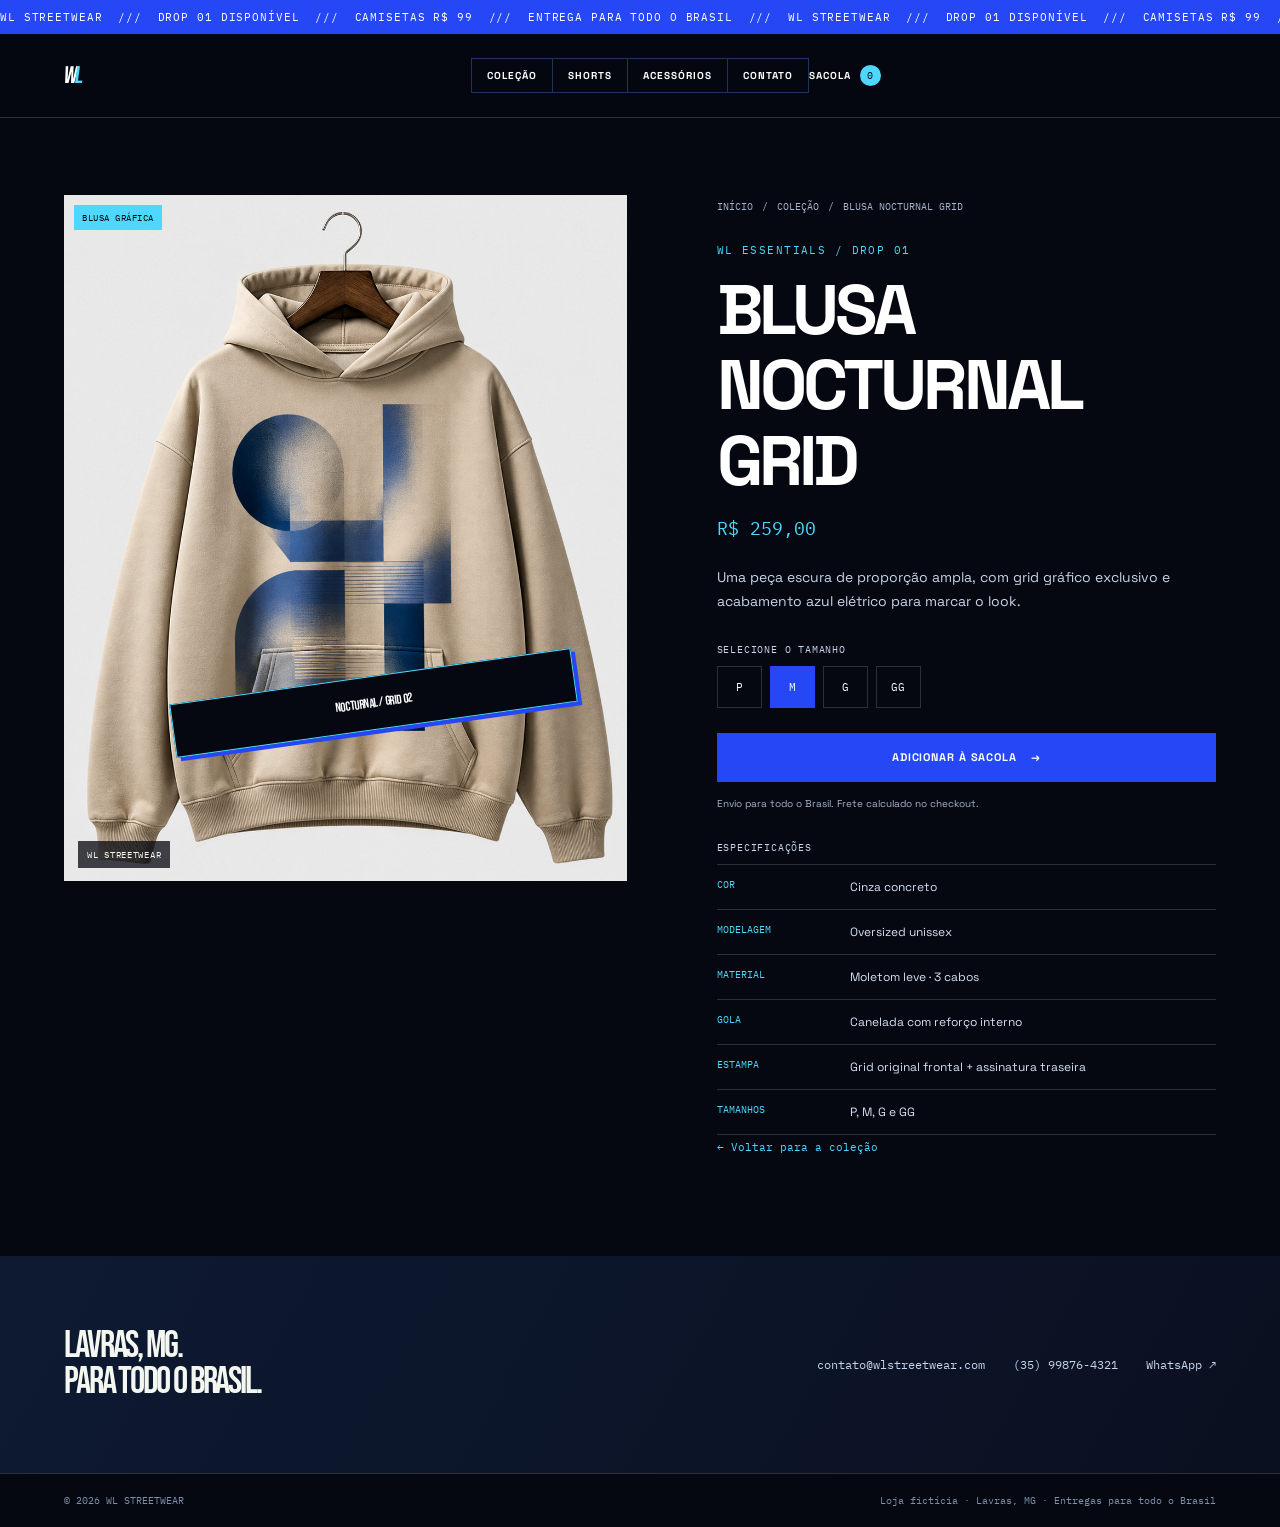
<file: produtos/concrete-riot.html>
<!doctype html>
<html lang="pt-BR">
<head>
  <meta charset="UTF-8"><meta name="viewport" content="width=device-width, initial-scale=1.0"><meta name="theme-color" content="#05070e">
  <title>Blusa Nocturnal Grid — WL Streetwear</title>
  <link rel="preconnect" href="https://fonts.googleapis.com"><link rel="preconnect" href="https://fonts.gstatic.com" crossorigin>
  <link href="https://fonts.googleapis.com/css2?family=Bebas+Neue&family=IBM+Plex+Mono:wght@400;500;600&family=Space+Grotesk:wght@400;500;600;700&display=swap" rel="stylesheet"><link rel="stylesheet" href="../assets/styles.css">
</head>
<body>
  <div class="ticker" aria-hidden="true"><div class="ticker-track">WL STREETWEAR &nbsp;///&nbsp; DROP 01 DISPONÍVEL &nbsp;///&nbsp; CAMISETAS R$ 99 &nbsp;///&nbsp; ENTREGA PARA TODO O BRASIL &nbsp;///&nbsp; WL STREETWEAR &nbsp;///&nbsp; DROP 01 DISPONÍVEL &nbsp;///&nbsp; CAMISETAS R$ 99 &nbsp;///&nbsp; ENTREGA PARA TODO O BRASIL &nbsp;///&nbsp;</div></div>
  <nav><a class="logo" href="../index.html" aria-label="WL Streetwear">W<span>L</span></a><div class="nav-links"><a href="../colecao.html">Coleção</a><a href="../colecao.html#shorts">Shorts</a><a href="../colecao.html#acessorios">Acessórios</a><a href="../index.html#contato">Contato</a></div><button class="cart-trigger" type="button" data-open-cart>Sacola <span id="cartCount">0</span></button></nav>
  <main class="product-page" data-product-page="concrete-riot">
    <div class="product-gallery"><div class="product-main-image"><img data-product-image src="" alt=""><span class="badge" data-product-badge></span><span class="garment-print is-hidden" data-product-graphic></span></div></div>
    <article class="product-details"><div class="breadcrumb"><a href="../index.html">Início</a><span>/</span><a href="../colecao.html">Coleção</a><span>/</span><span>Blusa Nocturnal Grid</span></div><span class="label">WL Essentials / Drop 01</span><h1 data-product-name></h1><div class="product-price" data-product-price></div><p class="product-copy" data-product-copy></p><p class="size-title">Selecione o tamanho</p><div class="sizes"><button class="size-button" type="button" data-size="P">P</button><button class="size-button active" type="button" data-size="M">M</button><button class="size-button" type="button" data-size="G">G</button><button class="size-button" type="button" data-size="GG">GG</button></div><button class="button add-product" type="button" data-product-add>Adicionar à sacola <span>→</span></button><p class="shipping-note">Envio para todo o Brasil. Frete calculado no checkout.</p><p class="spec-title">Especificações</p><dl class="spec-list" data-product-specs></dl><a class="product-back" href="../colecao.html">← Voltar para a coleção</a></article>
  </main>
  <section class="contact"><h3>Lavras, MG.<br>Para todo o Brasil.</h3><div class="contact-details"><a href="mailto:contato@wlstreetwear.com">contato@wlstreetwear.com</a><a href="tel:+5535998764321">(35) 99876-4321</a><a href="https://wa.me/5535998764321" target="_blank" rel="noopener">WhatsApp ↗</a></div></section>
  <footer><span>© 2026 WL STREETWEAR</span><span>Loja fictícia · Lavras, MG · Entregas para todo o Brasil</span></footer>
  <section class="drawer" id="cartDrawer" aria-hidden="true"><div class="backdrop" data-close-cart></div><aside class="cart-panel" role="dialog" aria-modal="true" aria-label="Sua sacola"><div class="panel-heading"><h3>Sua sacola</h3><button class="icon-button" type="button" data-close-cart aria-label="Fechar sacola">×</button></div><div class="cart-items" data-cart-items><p class="empty-cart">Sua sacola está vazia.</p></div><div class="cart-total"><span>Total</span><strong data-cart-total>R$ 0,00</strong></div><button class="button" type="button" data-open-checkout>Ir para checkout <span>→</span></button></aside></section>
  <section class="checkout-modal" id="checkoutModal" aria-hidden="true"><div class="backdrop" data-close-checkout></div><div class="checkout-box" role="dialog" aria-modal="true" aria-label="Checkout"><div class="panel-heading"><h3>Checkout</h3><button class="icon-button" type="button" data-close-checkout aria-label="Fechar checkout">×</button></div><div class="checkout-summary" id="checkoutSummary">Seu pedido aparecerá aqui.</div><form id="checkoutForm"><div class="form-grid"><div class="field full"><label for="name">Nome completo</label><input id="name" required placeholder="Seu nome"></div><div class="field full"><label for="email">E-mail</label><input id="email" type="email" required placeholder="voce@email.com"></div><div class="field full"><label for="address">Endereço de entrega</label><input id="address" required placeholder="Rua, número e bairro"></div><div class="field"><label for="city">Cidade</label><input id="city" required placeholder="São Paulo"></div><div class="field"><label for="zip">CEP</label><input id="zip" required inputmode="numeric" placeholder="00000-000"></div></div><p class="payment-title">Forma de pagamento</p><div class="payment-options"><label class="payment-option"><input type="radio" name="payment" value="Pix" checked>PIX (simulado)</label><label class="payment-option"><input type="radio" name="payment" value="Cartão">Cartão (simulado)</label></div><div class="checkout-actions"><button class="button" type="submit">Pagar agora <span>→</span></button><button class="button outline" type="button" data-send-whatsapp>WhatsApp ↗</button></div><p class="checkout-note">Checkout de demonstração: nenhum pagamento é processado. O botão WhatsApp abre uma mensagem com seu pedido para o número fictício da loja.</p></form></div></section>
  <script src="../assets/runtime-config.js"></script><script src="../assets/shop.js?v=20260814c"></script>
</body>
</html>
</file>
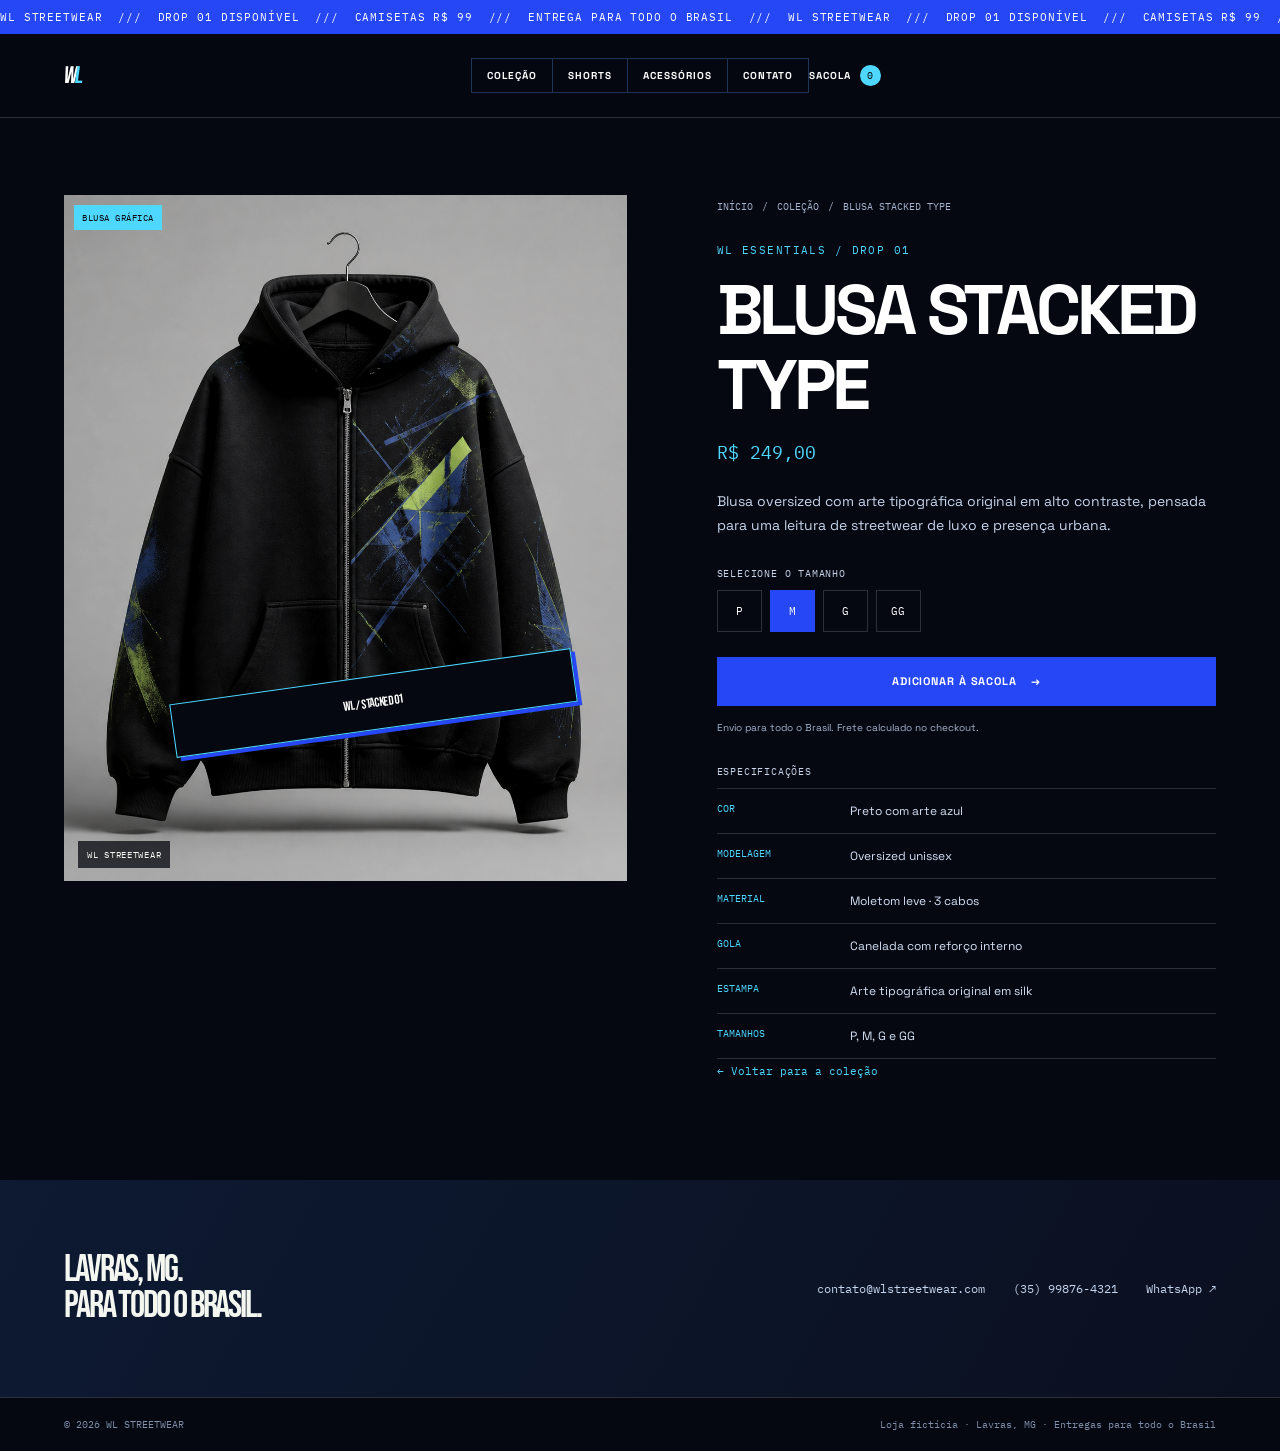
<file: produtos/tag-graffiti.html>
<!doctype html>
<html lang="pt-BR">
<head>
  <meta charset="UTF-8"><meta name="viewport" content="width=device-width, initial-scale=1.0"><meta name="theme-color" content="#05070e">
  <title>Blusa Stacked Type — WL Streetwear</title>
  <link rel="preconnect" href="https://fonts.googleapis.com"><link rel="preconnect" href="https://fonts.gstatic.com" crossorigin>
  <link href="https://fonts.googleapis.com/css2?family=Bebas+Neue&family=IBM+Plex+Mono:wght@400;500;600&family=Space+Grotesk:wght@400;500;600;700&display=swap" rel="stylesheet"><link rel="stylesheet" href="../assets/styles.css">
</head>
<body>
  <div class="ticker" aria-hidden="true"><div class="ticker-track">WL STREETWEAR &nbsp;///&nbsp; DROP 01 DISPONÍVEL &nbsp;///&nbsp; CAMISETAS R$ 99 &nbsp;///&nbsp; ENTREGA PARA TODO O BRASIL &nbsp;///&nbsp; WL STREETWEAR &nbsp;///&nbsp; DROP 01 DISPONÍVEL &nbsp;///&nbsp; CAMISETAS R$ 99 &nbsp;///&nbsp; ENTREGA PARA TODO O BRASIL &nbsp;///&nbsp;</div></div>
  <nav><a class="logo" href="../index.html" aria-label="WL Streetwear">W<span>L</span></a><div class="nav-links"><a href="../colecao.html">Coleção</a><a href="../colecao.html#shorts">Shorts</a><a href="../colecao.html#acessorios">Acessórios</a><a href="../index.html#contato">Contato</a></div><button class="cart-trigger" type="button" data-open-cart>Sacola <span id="cartCount">0</span></button></nav>
  <main class="product-page" data-product-page="tag-graffiti">
    <div class="product-gallery"><div class="product-main-image"><img data-product-image src="" alt=""><span class="badge" data-product-badge></span><span class="garment-print is-hidden" data-product-graphic></span></div></div>
    <article class="product-details"><div class="breadcrumb"><a href="../index.html">Início</a><span>/</span><a href="../colecao.html">Coleção</a><span>/</span><span>Blusa Stacked Type</span></div><span class="label">WL Essentials / Drop 01</span><h1 data-product-name></h1><div class="product-price" data-product-price></div><p class="product-copy" data-product-copy></p><p class="size-title">Selecione o tamanho</p><div class="sizes"><button class="size-button" type="button" data-size="P">P</button><button class="size-button active" type="button" data-size="M">M</button><button class="size-button" type="button" data-size="G">G</button><button class="size-button" type="button" data-size="GG">GG</button></div><button class="button add-product" type="button" data-product-add>Adicionar à sacola <span>→</span></button><p class="shipping-note">Envio para todo o Brasil. Frete calculado no checkout.</p><p class="spec-title">Especificações</p><dl class="spec-list" data-product-specs></dl><a class="product-back" href="../colecao.html">← Voltar para a coleção</a></article>
  </main>
  <section class="contact"><h3>Lavras, MG.<br>Para todo o Brasil.</h3><div class="contact-details"><a href="mailto:contato@wlstreetwear.com">contato@wlstreetwear.com</a><a href="tel:+5535998764321">(35) 99876-4321</a><a href="https://wa.me/5535998764321" target="_blank" rel="noopener">WhatsApp ↗</a></div></section>
  <footer><span>© 2026 WL STREETWEAR</span><span>Loja fictícia · Lavras, MG · Entregas para todo o Brasil</span></footer>
  <section class="drawer" id="cartDrawer" aria-hidden="true"><div class="backdrop" data-close-cart></div><aside class="cart-panel" role="dialog" aria-modal="true" aria-label="Sua sacola"><div class="panel-heading"><h3>Sua sacola</h3><button class="icon-button" type="button" data-close-cart aria-label="Fechar sacola">×</button></div><div class="cart-items" data-cart-items><p class="empty-cart">Sua sacola está vazia.</p></div><div class="cart-total"><span>Total</span><strong data-cart-total>R$ 0,00</strong></div><button class="button" type="button" data-open-checkout>Ir para checkout <span>→</span></button></aside></section>
  <section class="checkout-modal" id="checkoutModal" aria-hidden="true"><div class="backdrop" data-close-checkout></div><div class="checkout-box" role="dialog" aria-modal="true" aria-label="Checkout"><div class="panel-heading"><h3>Checkout</h3><button class="icon-button" type="button" data-close-checkout aria-label="Fechar checkout">×</button></div><div class="checkout-summary" id="checkoutSummary">Seu pedido aparecerá aqui.</div><form id="checkoutForm"><div class="form-grid"><div class="field full"><label for="name">Nome completo</label><input id="name" required placeholder="Seu nome"></div><div class="field full"><label for="email">E-mail</label><input id="email" type="email" required placeholder="voce@email.com"></div><div class="field full"><label for="address">Endereço de entrega</label><input id="address" required placeholder="Rua, número e bairro"></div><div class="field"><label for="city">Cidade</label><input id="city" required placeholder="São Paulo"></div><div class="field"><label for="zip">CEP</label><input id="zip" required inputmode="numeric" placeholder="00000-000"></div></div><p class="payment-title">Forma de pagamento</p><div class="payment-options"><label class="payment-option"><input type="radio" name="payment" value="Pix" checked>PIX (simulado)</label><label class="payment-option"><input type="radio" name="payment" value="Cartão">Cartão (simulado)</label></div><div class="checkout-actions"><button class="button" type="submit">Pagar agora <span>→</span></button><button class="button outline" type="button" data-send-whatsapp>WhatsApp ↗</button></div><p class="checkout-note">Checkout de demonstração: nenhum pagamento é processado. O botão WhatsApp abre uma mensagem com seu pedido para o número fictício da loja.</p></form></div></section>
  <script src="../assets/runtime-config.js"></script><script src="../assets/shop.js?v=20260814c"></script>
</body>
</html>
</file>
<file: assets/styles.css>
:root {
  --black: #050811;
  --night: #0b1325;
  --blue: #2547f5;
  --electric: #4ed8ff;
  --acid: #d5ff47;
  --paper: #f4f7f0;
  --muted: #a6b4cc;
  --surface: #101d34;
  --line: rgba(255, 255, 255, .16);
  --font-display: "Bebas Neue", Impact, sans-serif;
  --font-body: "Space Grotesk", Arial, sans-serif;
  --font-mono: "IBM Plex Mono", monospace;
}

* { box-sizing: border-box; }
html { scroll-behavior: smooth; }
body { min-width: 320px; margin: 0; background: var(--black); color: var(--paper); font-family: var(--font-body); }
body.modal-open { overflow: hidden; }
button, input { font: inherit; }
a { color: inherit; }

.ticker { overflow: hidden; background: var(--blue); color: white; white-space: nowrap; font: 11px var(--font-mono); letter-spacing: .08em; padding: 10px 0; }
.ticker-track { display: inline-block; animation: ticker 22s linear infinite; }
@keyframes ticker { to { transform: translateX(-50%); } }

nav { height: 84px; padding: 0 clamp(20px, 5vw, 78px); display: grid; grid-template-columns: 1fr auto 1fr; align-items: center; border-bottom: 1px solid var(--line); background: rgba(5, 8, 17, .92); position: sticky; top: 0; z-index: 10; backdrop-filter: blur(12px); }
.logo { display: inline-flex; align-items: center; width: fit-content; color: white; font: 24px/1 var(--font-display); letter-spacing: -.08em; text-decoration: none; transform: skew(-8deg); }
.logo span { color: var(--electric); }
.logo small { margin-left: 12px; padding-left: 12px; color: #8ca7cf; border-left: 1px solid #29446f; font: 9px var(--font-mono); letter-spacing: .08em; transform: skew(8deg); }
.nav-links { display: flex; gap: 0; border: 1px solid #1d3558; }
.nav-links a, .cart-trigger, .nav-contact { color: white; font-size: 10px; text-transform: uppercase; letter-spacing: .1em; font-weight: 700; text-decoration: none; }
.nav-links a { padding: 10px 15px; border-right: 1px solid #1d3558; }
.nav-links a:last-child { border-right: 0; }
.nav-links a:hover, .nav-contact:hover { color: var(--electric); }
.collection-menu { position: relative; }
.collection-toggle { height: 100%; padding: 10px 15px; color: white; background: transparent; border: 0; border-right: 1px solid #1d3558; cursor: pointer; font: 10px var(--font-body); font-weight: 700; text-transform: uppercase; letter-spacing: .1em; }
.collection-toggle span { margin-left: 7px; color: var(--electric); font-size: 14px; transition: transform .2s ease; }
.collection-menu.is-open .collection-toggle { color: var(--electric); background: #0d2347; }
.collection-menu.is-open .collection-toggle span { transform: rotate(45deg); display: inline-block; }
.collection-dropdown { position: absolute; top: calc(100% + 10px); left: -1px; width: 185px; padding: 7px; display: grid; opacity: 0; pointer-events: none; transform: translateY(-6px); background: #081426; border: 1px solid #2a5e9f; box-shadow: 10px 10px 0 rgba(0, 0, 0, .22); transition: opacity .18s ease, transform .18s ease; }
.collection-menu.is-open .collection-dropdown { opacity: 1; pointer-events: auto; transform: translateY(0); }
.collection-dropdown a { padding: 11px 12px; border: 0; color: #dbe9ff; font: 10px var(--font-mono); text-transform: uppercase; letter-spacing: .07em; }
.collection-dropdown a:first-child { color: white; background: var(--blue); }
.collection-dropdown a:hover { color: white; background: #123b76; }
.nav-actions { justify-self: end; display: flex; align-items: center; gap: 18px; }
.nav-contact { color: #a8bcd7; }
.account-trigger { display: inline-flex; align-items: center; gap: 7px; padding: 0; color: #dceaff; background: transparent; border: 0; cursor: pointer; font: 10px var(--font-body); font-weight: 700; text-transform: uppercase; letter-spacing: .08em; }
.account-trigger:hover { color: var(--electric); }
.account-symbol { position: relative; width: 17px; height: 17px; display: inline-block; border: 1px solid currentColor; border-radius: 50%; }
.account-symbol::before { content: ""; position: absolute; top: 3px; left: 5px; width: 5px; height: 5px; border: 1px solid currentColor; border-radius: 50%; }
.account-symbol::after { content: ""; position: absolute; right: 3px; bottom: 2px; left: 3px; height: 5px; border: 1px solid currentColor; border-radius: 7px 7px 3px 3px; border-bottom: 0; }
.cart-trigger { padding: 0; background: transparent; border: 0; cursor: pointer; display: flex; align-items: center; gap: 9px; }
#cartCount { width: 21px; height: 21px; display: grid; place-items: center; border-radius: 50%; color: var(--black); background: var(--electric); font: 10px var(--font-mono); }

.label { color: var(--electric); font: 11px var(--font-mono); text-transform: uppercase; letter-spacing: .13em; }
h1, h2, h3, p { margin-top: 0; }
h1, h2 { color: white; font-family: var(--font-body); text-transform: uppercase; letter-spacing: -.055em; font-weight: 700; }
h1 { margin-bottom: 28px; font-size: clamp(32px, 4.15vw, 60px); line-height: 1.08; letter-spacing: -.055em; }
h2 { margin: 10px 0 0; font-size: clamp(26px, 3vw, 42px); line-height: 1.1; letter-spacing: -.055em; }
.button { min-height: 49px; width: fit-content; display: inline-flex; align-items: center; justify-content: center; gap: 14px; padding: 0 20px; color: white; background: var(--blue); border: 1px solid var(--blue); text-decoration: none; text-transform: uppercase; font-size: 11px; font-weight: 800; letter-spacing: .08em; cursor: pointer; transition: .2s ease; }
.button:hover { background: var(--electric); border-color: var(--electric); color: var(--black); transform: translateY(-2px); }
.button.outline { background: transparent; border-color: var(--line); }
.button.outline:hover { border-color: var(--electric); background: var(--electric); }

.hero { min-height: min(700px, calc(100vh - 116px)); display: grid; grid-template-columns: 1.02fr .98fr; overflow: hidden; position: relative; background: radial-gradient(circle at 15% 10%, #1d3e9a 0, transparent 35%), var(--night); }
.hero-copy { position: relative; z-index: 1; padding: clamp(64px, 10vw, 142px) clamp(23px, 7vw, 110px); display: flex; flex-direction: column; justify-content: center; }
.hero-copy::before { content: ""; position: absolute; top: 14%; bottom: 14%; left: clamp(14px, 2.3vw, 36px); width: 1px; background: linear-gradient(transparent, var(--electric), transparent); opacity: .7; }
.hero-kicker { display: flex; align-items: center; gap: 14px; margin-bottom: 18px; }
.hero-kicker > span:last-child { padding-left: 14px; color: #93acd0; border-left: 1px solid #355177; font: 9px var(--font-mono); text-transform: uppercase; letter-spacing: .08em; }
.hero h1 em { color: var(--electric); font-style: normal; }
.hero p { max-width: 460px; margin: 0 0 34px; color: #d8e5f8; font-family: var(--font-body); font-size: 15px; font-weight: 700; line-height: 1.85; }
.hero-actions { display: flex; align-items: center; gap: 18px; }
.hero-actions > span { color: #91a7c9; font: 9px var(--font-mono); text-transform: uppercase; letter-spacing: .07em; }
.hero-index { position: absolute; right: clamp(23px, 7vw, 110px); bottom: 36px; display: flex; align-items: center; gap: 16px; color: #8fa9cf; font: 9px var(--font-mono); text-transform: uppercase; letter-spacing: .1em; }
.hero-index span:first-child { color: var(--electric); }
.hero-index span:last-child { padding-left: 16px; border-left: 1px solid #36517a; }
.hero-visual { position: relative; min-height: 440px; overflow: hidden; border-left: 1px solid var(--line); background: #0b1830; }
.hero-slide { position: absolute; inset: 0; display: block; background-position: center; background-size: cover; opacity: 0; transform: scale(1.04); animation: hero-slide 20s infinite; }
.hero-slide-1 { animation-delay: 0s; }.hero-slide-2 { animation-delay: 5s; }.hero-slide-3 { animation-delay: 10s; }.hero-slide-4 { animation-delay: 15s; }
@keyframes hero-slide { 0%, 22% { opacity: 1; transform: scale(1); } 27%, 100% { opacity: 0; transform: scale(1.05); } }
.hero-visual::after { content: "DROP 01 / 2026"; z-index: 2; position: absolute; right: 25px; bottom: 25px; padding: 9px 11px; background: var(--paper); color: var(--black); font: 10px var(--font-mono); letter-spacing: .08em; }

.section { padding: 100px clamp(20px, 5vw, 78px); }
.section-heading { display: flex; justify-content: space-between; gap: 25px; align-items: flex-end; margin-bottom: 36px; }
.section-copy { max-width: 310px; margin: 0; color: var(--muted); font-size: 13px; line-height: 1.65; }
.product-grid { display: grid; grid-template-columns: repeat(4, 1fr); gap: 15px; }
.product { min-width: 0; }
.product-image { position: relative; display: block; aspect-ratio: .75; overflow: hidden; background: #132344; }
.product-image::after { content: "WL"; position: absolute; left: 13px; bottom: 10px; color: rgba(255,255,255,.65); font: 24px var(--font-display); letter-spacing: -.1em; mix-blend-mode: screen; }
.product-image img { width: 100%; height: 100%; object-fit: cover; display: block; filter: saturate(.75) contrast(1.12); transition: transform .4s ease, filter .3s ease; }
.product-short-high-tech .product-image img { object-fit: contain; padding: 20px; background: #edf0f4; }
.product-oculos-tech-shield .product-image img, .product-oculos-sport-shield .product-image img, .product-oculos-wl-frame .product-image img { object-fit: contain; padding: 7px; background: #edf0f4; }
.product:hover img { transform: scale(1.045); filter: saturate(1) contrast(1.1); }
.badge { position: absolute; z-index: 1; top: 10px; left: 10px; padding: 7px 8px; color: var(--black); background: var(--electric); font: 9px var(--font-mono); letter-spacing: .06em; }
.shirt-graphic, .garment-print { position: absolute; z-index: 2; display: grid; place-items: center; padding: 7px 9px; color: white; background: var(--black); border: 1px solid var(--electric); box-shadow: 4px 4px 0 var(--blue); font: 9px/.95 var(--font-display); text-align: center; text-transform: uppercase; letter-spacing: -.03em; transform: rotate(-8deg); }
.shirt-graphic { right: 12px; bottom: 24%; width: 70%; min-height: 44px; }
.garment-print { right: 9%; bottom: 22%; width: 72%; min-height: 54px; font-size: 13px; }
.shirt-graphic.is-hidden, .garment-print.is-hidden { display: none; }
.product-info { padding: 13px 0 3px; display: grid; grid-template-columns: 1fr auto; gap: 5px; }
.product-name-line { display: flex; align-items: center; gap: 8px; min-width: 0; }
.brand-pill { width: fit-content; max-width: 110px; overflow: hidden; color: var(--acid); border: 1px solid rgba(213,255,71,.35); padding: 4px 6px; font: 8px var(--font-mono); text-overflow: ellipsis; white-space: nowrap; text-transform: uppercase; }
.product-name { color: white; font-size: 13px; font-weight: 800; text-decoration: none; text-transform: uppercase; }
.product-name:hover { color: var(--electric); }
.product-description { grid-column: 1; color: var(--muted); font: 10px var(--font-mono); }
.price { grid-column: 2; grid-row: 1 / span 2; color: var(--electric); font: 12px var(--font-mono); align-self: center; }
.product-add { grid-column: 1/-1; margin-top: 8px; padding: 11px 8px; width: 100%; color: var(--paper); background: transparent; border: 1px solid var(--line); text-transform: uppercase; cursor: pointer; font: 10px var(--font-mono); letter-spacing: .06em; transition: .2s; }
.product-add:hover { background: var(--blue); border-color: var(--blue); }
.section-link { margin-top: 28px; }
.promo-section { display: grid; grid-template-columns: minmax(210px, .72fr) 1.28fr; gap: 46px; padding: 64px clamp(20px, 5vw, 78px); background: linear-gradient(110deg, #07152c, #0d3371); border-bottom: 1px solid #24589c; }
.promo-section h2 { margin: 12px 0 0; }
.promo-grid { display: grid; grid-template-columns: repeat(3, 1fr); gap: 10px; }
.promo-grid article { min-height: 148px; display: grid; align-content: start; gap: 10px; padding: 18px; background: rgba(3, 10, 24, .5); border: 1px solid rgba(120, 180, 255, .28); }
.promo-grid span { color: var(--electric); font: 10px var(--font-mono); }
.promo-grid strong { color: white; font: 14px var(--font-body); text-transform: uppercase; line-height: 1.1; }
.promo-grid p { margin: 0; color: #b4c9e8; font-size: 11px; line-height: 1.55; }
.catalog-toolbar { display: flex; justify-content: space-between; align-items: center; gap: 20px; margin: 18px 0 30px; padding: 15px 0; border-top: 1px solid var(--line); border-bottom: 1px solid var(--line); }
.catalog-filters { display: flex; flex-wrap: wrap; gap: 7px; }
.shipping-calculator { display: grid; grid-template-columns: 1fr auto; gap: 10px 16px; align-items: end; margin: 17px 0; padding: 13px; border: 1px solid var(--line); background: rgba(18, 39, 76, .42); }
.shipping-calculator .payment-title { margin: 0 0 6px; }
.shipping-copy, .shipping-result { margin: 0; color: var(--muted); font-size: 11px; line-height: 1.5; }
.shipping-result { grid-column: 1 / -1; color: #cbe0ff; }
.shipping-button { padding: 12px 14px; white-space: nowrap; }
@media (max-width: 720px) { .shipping-calculator { grid-template-columns: 1fr; } .shipping-button { width: 100%; } }
.filter-chip { padding: 9px 13px; color: #d8e2f4; background: transparent; border: 1px solid var(--line); cursor: pointer; font: 10px var(--font-mono); text-transform: uppercase; letter-spacing: .06em; }
.filter-chip:hover, .filter-chip.active { color: var(--black); background: var(--acid); border-color: var(--acid); }
.catalog-note { margin: 0; color: var(--muted); font: 10px var(--font-mono); text-align: right; }
.catalog-disclaimer { clear: both; margin: 42px 0 30px; color: #8e9db7; font-size: 11px; line-height: 1.6; }
.catalog-empty { margin: 0; color: var(--muted); font-size: 14px; }
.mobile-category-picker { display: none; }

.statement { min-height: 430px; position: relative; display: grid; place-items: center; padding: 75px 22px; overflow: hidden; text-align: center; background: radial-gradient(circle at 18% 24%, rgba(37, 126, 245, .38), transparent 32%), linear-gradient(125deg, #061630 0%, #0b3471 52%, #061b3e 100%); }
.statement::before, .statement::after { content: ""; position: absolute; }
.statement-inner { z-index: 1; max-width: 780px; }
.statement h2 { margin: 18px auto 26px; color: #f5f9ff; font-family: var(--font-display); font-size: clamp(42px, 5vw, 68px); line-height: .92; font-weight: 400; letter-spacing: .01em; text-shadow: 3px 3px 0 rgba(4, 15, 36, .38); transform: skew(-3deg); }
.statement p { max-width: 540px; margin: auto; color: #dbe9ff; font-family: var(--font-body); font-size: 15px; font-weight: 600; line-height: 1.85; }

.page-hero { padding: clamp(70px, 12vw, 150px) clamp(20px, 5vw, 78px) 74px; position: relative; overflow: hidden; background: radial-gradient(circle at 88% 8%, rgba(43, 126, 255, .42) 0, transparent 38%), linear-gradient(135deg, #07142b 0%, #0b2044 58%, #07142b 100%); border-bottom: 1px solid #224b80; }
.page-hero::after { content: "WL"; position: absolute; right: -5px; bottom: -42px; color: rgba(91, 163, 255, .08); font: clamp(130px, 22vw, 330px)/.75 var(--font-display); letter-spacing: -.1em; }
.page-hero h1 { position: relative; z-index: 1; max-width: 720px; margin: 17px 0 0; }
.page-hero p { position: relative; z-index: 1; max-width: 445px; margin: 25px 0 0; color: var(--muted); font-size: 14px; line-height: 1.7; }

.product-page { padding: clamp(35px, 6vw, 80px) clamp(20px, 5vw, 78px) 100px; display: grid; grid-template-columns: minmax(280px, 1.06fr) minmax(290px, .94fr); gap: clamp(30px, 7vw, 110px); }
.product-gallery { position: sticky; top: 104px; align-self: start; }
.product-main-image { position: relative; aspect-ratio: .82; overflow: hidden; background: #132344; }
.product-main-image img { width: 100%; height: 100%; object-fit: cover; filter: saturate(.78) contrast(1.1); }
.product-main-image::after { content: "WL STREETWEAR"; position: absolute; left: 14px; bottom: 13px; padding: 8px 9px; color: var(--paper); background: rgba(5,7,14,.75); font: 9px var(--font-mono); letter-spacing: .08em; }
.product-details { padding-top: 5px; }
.breadcrumb { display: flex; gap: 9px; margin-bottom: 25px; color: var(--muted); font: 10px var(--font-mono); text-transform: uppercase; }
.breadcrumb a { text-decoration: none; }.breadcrumb a:hover { color: var(--electric); }
.product-details h1 { margin: 13px 0 18px; font-size: clamp(39px, 5.5vw, 70px); }
.product-price { margin-bottom: 25px; color: var(--electric); font: 18px var(--font-mono); }
.product-copy { max-width: 490px; color: #c8d4e9; font-size: 14px; line-height: 1.75; }
.size-title, .spec-title { margin: 29px 0 10px; color: #c8d4e9; font: 10px var(--font-mono); text-transform: uppercase; letter-spacing: .08em; }
.sizes { display: flex; gap: 8px; }
.size-button { width: 45px; height: 42px; color: white; background: transparent; border: 1px solid var(--line); cursor: pointer; font: 11px var(--font-mono); }
.size-button:hover, .size-button.active { background: var(--blue); border-color: var(--blue); }
.add-product { width: 100%; margin-top: 25px; }
.shipping-note { margin: 14px 0 0; color: var(--muted); font-size: 10px; line-height: 1.6; }
.spec-list { margin: 0; border-top: 1px solid var(--line); }
.spec-row { display: grid; grid-template-columns: 118px 1fr; gap: 15px; padding: 13px 0; border-bottom: 1px solid var(--line); }
.spec-row dt { color: var(--electric); font: 10px var(--font-mono); text-transform: uppercase; }.spec-row dd { margin: 0; color: #d5e0f4; font-size: 12px; line-height: 1.5; }
.product-back { margin-top: 30px; color: var(--electric); font: 11px var(--font-mono); text-decoration: none; }

.contact { padding: 72px clamp(20px, 5vw, 78px); display: grid; grid-template-columns: 1fr auto; align-items: center; gap: 30px; background: linear-gradient(120deg, #0d1a32, #0b1020); }
.contact h3 { margin: 0; font: clamp(25px, 3vw, 40px)/.95 var(--font-display); letter-spacing: -.055em; text-transform: uppercase; }
.contact-details { display: flex; flex-wrap: wrap; justify-content: flex-end; gap: 16px 28px; color: #c5d5ee; font: 12px var(--font-mono); }
.contact-details a { text-decoration: none; }.contact-details a:hover { color: var(--electric); }
footer { display: flex; justify-content: space-between; gap: 25px; padding: 20px clamp(20px, 5vw, 78px); border-top: 1px solid var(--line); color: #7f8fa8; font: 10px var(--font-mono); }
footer a { color: #9dbbe7; text-decoration: none; } footer a:hover { color: var(--electric); }

.drawer, .checkout-modal { position: fixed; z-index: 30; inset: 0; visibility: hidden; pointer-events: none; transition: visibility .25s; }
.drawer.is-open, .checkout-modal.is-open { visibility: visible; pointer-events: auto; }
.backdrop { position: absolute; inset: 0; background: rgba(0, 0, 0, .65); opacity: 0; transition: opacity .25s; }
.drawer.is-open .backdrop, .checkout-modal.is-open .backdrop { opacity: 1; }
.cart-panel { position: absolute; top: 0; right: 0; width: min(420px, 100%); height: 100dvh; padding: 27px; display: flex; flex-direction: column; background: #0c1629; transform: translateX(100%); transition: transform .3s ease; }
.drawer.is-open .cart-panel { transform: none; }
.panel-heading { display: flex; justify-content: space-between; align-items: center; padding-bottom: 20px; border-bottom: 1px solid var(--line); }
.panel-heading h3 { margin: 0; font: 26px var(--font-display); text-transform: uppercase; letter-spacing: -.05em; }
.icon-button { width: 34px; height: 34px; color: white; background: transparent; border: 1px solid var(--line); cursor: pointer; font-size: 22px; line-height: 1; }
.cart-items { flex: 1; overflow: auto; padding: 9px 0; }
.empty-cart { color: var(--muted); padding-top: 16px; font-size: 13px; }
.cart-item { display: grid; grid-template-columns: 1fr auto; gap: 5px; padding: 15px 0; border-bottom: 1px solid var(--line); }
.cart-item-name { color: white; font-size: 12px; font-weight: 800; text-transform: uppercase; }.cart-item-quantity { color: var(--muted); font: 10px var(--font-mono); }
.cart-item-price { color: var(--electric); font: 11px var(--font-mono); }
.remove { grid-column: 1; width: fit-content; padding: 0; color: #ff8794; background: transparent; border: 0; cursor: pointer; font: 10px var(--font-mono); text-decoration: underline; }
.cart-total { display: flex; justify-content: space-between; padding: 19px 0; border-top: 1px solid var(--line); font: 13px var(--font-mono); }.cart-total strong { color: var(--electric); }
.cart-panel .button { width: 100%; flex-shrink: 0; }
.checkout-modal { display: grid; place-items: center; padding: 18px; overflow: auto hidden; }
.checkout-box { position: relative; z-index: 1; box-sizing: border-box; width: min(570px, 100%); margin: auto; padding: 30px; color: var(--paper); background: #0c1629; transform: translateY(18px); transition: transform .25s ease; }
.checkout-modal.is-open .checkout-box { transform: none; }.checkout-box .panel-heading { margin-bottom: 22px; }
.checkout-summary { white-space: pre-line; padding: 15px; margin-bottom: 20px; background: #142443; font: 11px/1.7 var(--font-mono); }
.form-grid { display: grid; grid-template-columns: 1fr 1fr; gap: 13px; }.field { display: grid; gap: 7px; }.field.full { grid-column: 1/-1; }
.field label { color: #b9c9e2; font: 10px var(--font-mono); text-transform: uppercase; letter-spacing: .07em; }
.field input { width: 100%; height: 43px; padding: 0 11px; color: white; border: 1px solid var(--line); outline: none; background: #07101e; font-size: 13px; }.field input:focus { border-color: var(--electric); }
.payment-title { margin: 25px 0 11px; font: 11px var(--font-mono); text-transform: uppercase; color: #b9c9e2; }.payment-options { display: grid; grid-template-columns: 1fr 1fr; gap: 10px; margin-bottom: 20px; }
.payment-option { position: relative; padding: 14px; border: 1px solid var(--line); cursor: pointer; font-size: 12px; font-weight: 700; }.payment-option input { appearance: none; position: absolute; inset: 0; cursor: pointer; }.payment-option:has(input:checked) { border-color: var(--electric); background: rgba(68,167,255,.12); }
.checkout-actions { display: grid; grid-template-columns: 1fr 1fr; gap: 10px; }.checkout-actions .button { width: 100%; }.checkout-note { margin: 15px 0 0; color: var(--muted); font-size: 10px; line-height: 1.5; }
.mercado-pago-brick { width: 100%; min-width: 0; margin-top: 18px; padding: 14px; overflow: hidden; box-sizing: border-box; background: #fff; border-radius: 2px; }
.mercado-pago-brick *, .mercado-pago-brick iframe { max-width: 100% !important; min-width: 0 !important; box-sizing: border-box; }
.mercado-pago-brick iframe { display: block; width: 100% !important; }
.mercado-pago-brick[hidden] { display: none; }
.account-modal { position: fixed; inset: 0; z-index: 31; display: none; }.account-modal.is-open { display: block; }.account-box { position: absolute; top: 50%; left: 50%; width: min(500px, calc(100vw - 32px)); padding: 34px; transform: translate(-50%, -50%); background: linear-gradient(145deg, #0d1a30, #050811 72%); border: 1px solid #2f69bb; box-shadow: 18px 18px 0 rgba(0,0,0,.34); }.account-kicker { margin: 0 0 9px; color: var(--electric); font: 10px var(--font-mono); text-transform: uppercase; letter-spacing: .12em; }.account-box h3 { margin: 0; color: white; font: 38px/.95 var(--font-display); letter-spacing: .02em; text-transform: uppercase; }.account-copy { margin: 14px 0 24px; color: #bbcae2; font-size: 13px; line-height: 1.6; }.account-tabs { display: grid; grid-template-columns: 1fr 1fr; margin-bottom: 22px; border-bottom: 1px solid var(--line); }.account-tab { padding: 12px 7px; color: #9ab0d1; background: transparent; border: 0; border-bottom: 2px solid transparent; cursor: pointer; font: 10px var(--font-mono); font-weight: 700; text-transform: uppercase; letter-spacing: .08em; }.account-tab.active { color: white; border-color: var(--electric); }.account-form { display: grid; gap: 13px; }.account-form[hidden] { display: none; }.account-form label { display: grid; gap: 7px; color: #bdcce1; font: 10px var(--font-mono); text-transform: uppercase; letter-spacing: .06em; }.account-form input { width: 100%; min-height: 46px; padding: 0 13px; color: white; background: #07101e; border: 1px solid var(--line); outline: none; }.account-form input:focus { border-color: var(--electric); }.account-message { min-height: 19px; margin: 3px 0 0; color: #ff9ca8; font-size: 11px; }.account-message.success { color: var(--acid); }.account-legal { margin: 14px 0 0; color: #8294ae; font-size: 10px; line-height: 1.5; }.account-session { padding:22px; border:1px solid #2d5e9d; background:rgba(22,63,117,.22); }.account-session strong{display:block;margin:7px 0;color:white;font-size:20px}.account-session p{margin:0 0 20px;color:#b7c8df;font-size:12px}.account-logout{padding:0;border:0;background:transparent;color:var(--electric);font:10px var(--font-mono);text-decoration:underline;cursor:pointer;text-transform:uppercase}

@media (max-width: 780px) {
  nav { height: auto; min-height: 72px; grid-template-columns: 1fr auto; padding-top: 11px; padding-bottom: 11px; }.nav-links { display: flex; grid-column: 1 / -1; grid-row: 2; justify-self: center; margin-top: 10px; border: 0; }.nav-links > a { display: none; }.collection-toggle { min-height: 38px; padding: 10px 14px; border: 1px solid #2a5e9f; background: #0b1e3c; }.collection-dropdown { z-index: 12; left: 50%; width: min(250px, calc(100vw - 40px)); transform: translate(-50%, -6px); }.collection-menu.is-open .collection-dropdown { transform: translate(-50%, 0); }.nav-contact { display: none; }.logo small { display: none; }.nav-actions { gap: 12px; }.hero { grid-template-columns: 1fr; }.hero-visual { border-left: 0; border-top: 1px solid var(--line); min-height: 390px; }.hero-copy { padding-top: 75px; padding-bottom: 72px; }.promo-section { grid-template-columns: 1fr; gap: 30px; }.promo-grid { grid-template-columns: 1fr; }.section { padding-top: 70px; padding-bottom: 70px; }.section-heading { align-items: start; flex-direction: column; }.product-grid { grid-template-columns: repeat(2, 1fr); gap: 12px; }.statement { min-height: 360px; }.contact { grid-template-columns: 1fr; }.contact-details { justify-content: flex-start; }.product-page { grid-template-columns: 1fr; }.product-gallery { position: static; }.product-main-image { aspect-ratio: .95; } footer { flex-direction: column; }.mobile-category-picker { display: grid; gap: 8px; margin: 18px 0 26px; }.mobile-category-picker label { color: var(--electric); font: 10px var(--font-mono); text-transform: uppercase; letter-spacing: .08em; }.mobile-category-picker select { min-height: 46px; width: 100%; padding: 0 12px; color: white; background: #0b1b34; border: 1px solid #2a5e9f; font: 12px var(--font-mono); }.cart-panel { padding: 22px max(18px, env(safe-area-inset-right)) calc(22px + env(safe-area-inset-bottom)) 22px; }.cart-items { min-height: 0; }.cart-panel .button { min-height: 54px; }
}
@media (max-width: 520px) { .account-trigger [data-account-label] { display: none; }.account-trigger { gap: 0; }.cart-trigger { font-size: 9px; }.hero-visual { min-height: 330px; }.checkout-modal { display: block; padding: 10px; }.checkout-box { width: 100%; min-height: 100%; padding: 18px 16px calc(28px + env(safe-area-inset-bottom)); }.mercado-pago-brick { padding: 10px; }.form-grid, .checkout-actions, .payment-options { grid-template-columns: 1fr; }.field.full { grid-column: auto; }.spec-row { grid-template-columns: 96px 1fr; gap: 10px; } }
@media (max-width: 780px) { .hero-copy::before { top: 18%; bottom: 16%; left: 14px; }.hero-kicker { gap: 10px; margin-bottom: 15px; }.hero-kicker > span:last-child { font-size: 8px; }.hero-actions { align-items: flex-start; flex-direction: column; gap: 13px; }.hero-index { right: 22px; bottom: 22px; }.hero-index span:last-child { display: none; } }
@media (prefers-reduced-motion: reduce) { .hero-slide { animation: none; }.hero-slide:not(.hero-slide-1) { display: none; } }
</file>
